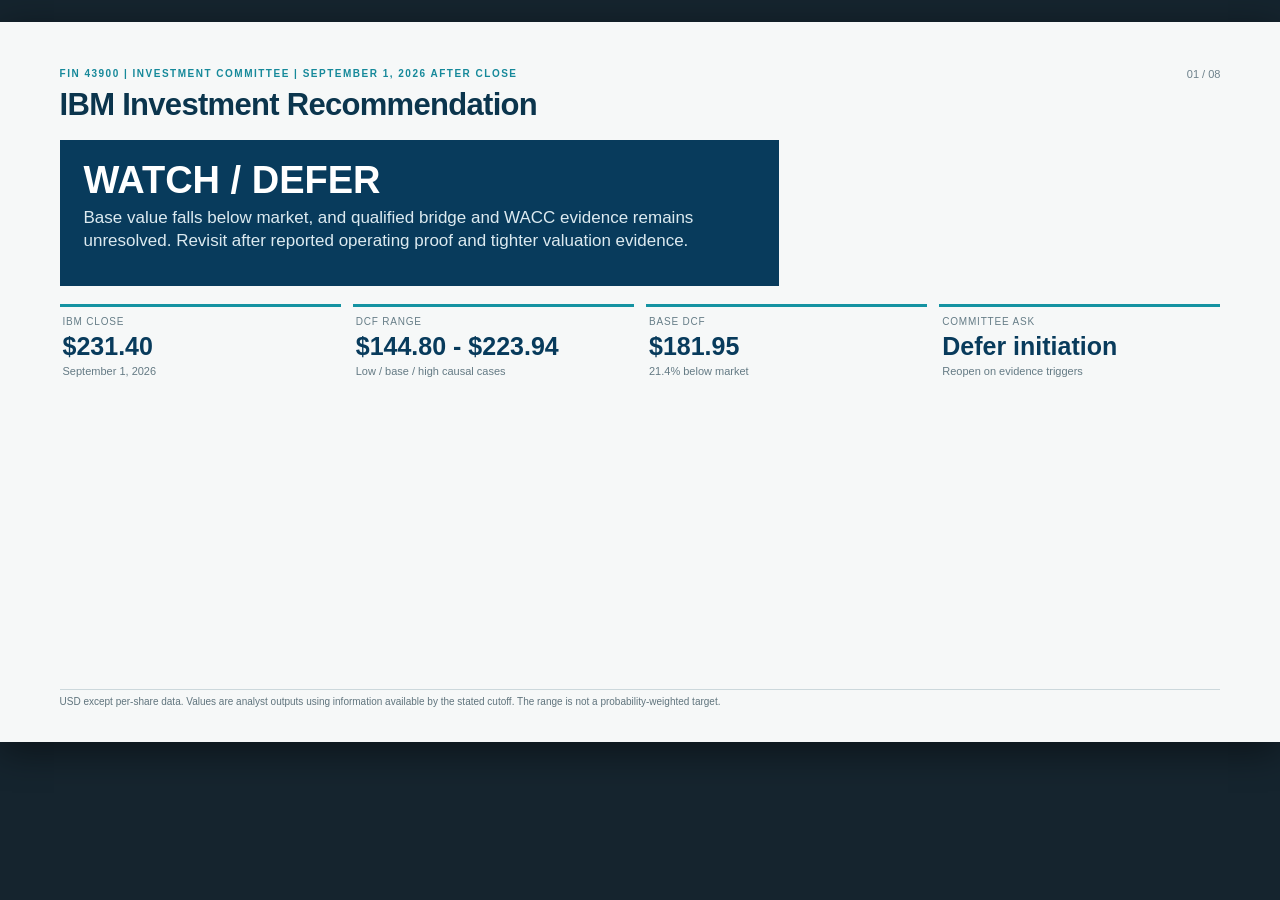
<file: Decision-Deck.html>
<!doctype html>
<html lang="en"><head><meta charset="utf-8"><meta name="viewport" content="width=device-width,initial-scale=1"><title>IBM Investment Committee Decision Deck</title><style>
@page{size:13.333in 7.5in;margin:0}*{box-sizing:border-box}body{margin:0;background:#15242e;color:#18303e;font-family:Arial,Helvetica,sans-serif}.slide{width:13.333in;height:7.5in;padding:.48in .62in;background:#f6f8f8;position:relative;overflow:hidden;page-break-after:always}.slide:last-child{page-break-after:auto}.top{font-size:10px;letter-spacing:1.5px;color:#16899a;font-weight:700}.num{position:absolute;right:.62in;top:.48in;color:#6d818b;font-size:11px}.title{font-size:31px;letter-spacing:-.7px;margin:8px 0 17px;color:#0b354d}.sub{color:#526a76;font-size:15px;line-height:1.35;margin:0 0 14px}.decision{background:#083b5c;color:white;padding:19px 24px;margin:4px 0 18px;width:62%;min-height:146px}.decision h1{font-size:38px;margin:0 0 5px}.decision p{font-size:17px;line-height:1.35;margin:0;color:#dceaf0}.grid{display:grid;grid-template-columns:repeat(4,1fr);gap:12px}.metric{border-top:3px solid #1493a2;padding:9px 3px}.metric small{display:block;color:#667d87;text-transform:uppercase;font-size:10px;letter-spacing:.8px}.metric b{display:block;font-size:25px;color:#083b5c;margin-top:5px}.metric span{font-size:11px;color:#647a84}.cols{display:grid;grid-template-columns:1fr 1fr;gap:28px}.cols3{display:grid;grid-template-columns:1.06fr .94fr .9fr;gap:22px}h2{font-size:18px;color:#083b5c;margin:2px 0 7px}p,li{font-size:14px;line-height:1.42}ul{padding-left:18px;margin:7px 0}li{margin:5px 0}.note{font-size:10px;color:#60747d;position:absolute;bottom:.36in;left:.62in;right:.62in;border-top:1px solid #ccd8dc;padding-top:6px}.call{background:#e7f3f3;border-left:5px solid #1593a2;padding:10px 13px;font-size:14px;line-height:1.35}.risk{background:#fff1df;border-left-color:#d28b2b}.barrow{margin:10px 0}.barlabel{font-size:12px;display:flex;justify-content:space-between}.bar{height:16px;background:#dfe8e9;margin-top:3px}.fill{height:100%;background:#168fa0}.orange{background:#d28b2b}.navy{background:#083b5c}table{border-collapse:collapse;width:100%;font-size:12px}th{text-align:right;color:#52707c;font-size:10px;letter-spacing:.3px;border-bottom:2px solid #92adb6;padding:5px}td{text-align:right;border-bottom:1px solid #d7e1e3;padding:5px}td:first-child,th:first-child{text-align:left}.big{font-size:44px;color:#083b5c;margin:4px 0}.chart{height:150px;border-left:1px solid #9aafb6;border-bottom:1px solid #9aafb6;display:flex;align-items:end;gap:20px;padding:0 18px}.colbar{width:80px;background:#178fa0;position:relative}.colbar span{position:absolute;top:-22px;width:100%;text-align:center;font-size:12px;font-weight:700}.colbar small{position:absolute;bottom:-22px;width:100%;text-align:center;font-size:11px}.line{height:2px;background:#d18a2c;position:absolute;width:150px;transform:rotate(-11deg);transform-origin:left}.price{color:#c57213;font-weight:700}.center{text-align:center}.small{font-size:12px}.flag{color:#b86c16;font-weight:700}
@media screen{.slide{margin:22px auto;box-shadow:0 9px 35px #0007}}@media print{body{background:white}.slide{display:block!important;margin:0;box-shadow:none}}
</style></head><body>
<section class="slide"><div class="top">FIN 43900 | INVESTMENT COMMITTEE | SEPTEMBER 1, 2026 AFTER CLOSE</div><div class="num">01 / 08</div><h1 class="title">IBM Investment Recommendation</h1><div class="decision"><h1>WATCH / DEFER</h1><p>Base value falls below market, and qualified bridge and WACC evidence remains unresolved. Revisit after reported operating proof and tighter valuation evidence.</p></div><div class="grid"><div class="metric"><small>IBM close</small><b>$231.40</b><span>September 1, 2026</span></div><div class="metric"><small>DCF range</small><b>$144.80 - $223.94</b><span>Low / base / high causal cases</span></div><div class="metric"><small>Base DCF</small><b>$181.95</b><span>21.4% below market</span></div><div class="metric"><small>Committee ask</small><b>Defer initiation</b><span>Reopen on evidence triggers</span></div></div><div class="note">USD except per-share data. Values are analyst outputs using information available by the stated cutoff. The range is not a probability-weighted target.</div></section>
<section class="slide"><div class="top">BUSINESS AND THESIS</div><div class="num">02 / 08</div><h1 class="title">IBM Investment Thesis</h1><div class="cols3"><div><h2>What could work</h2><ul><li>Software revenue grows from the H1 reported base and drives the largest modeled operating upside.</li><li>Gross margin rises from 57.2% in 2026 to 59.0% by 2030 in the base case.</li><li>Operating FCFF rises from $7.3bn H2-only in 2026 to $13.5bn in 2030.</li></ul></div><div><h2>Business scope</h2><table><tr><th>FY2025 revenue</th><th>$m</th></tr><tr><td>Software</td><td>29,962</td></tr><tr><td>Consulting</td><td>21,055</td></tr><tr><td>Infrastructure</td><td>15,718</td></tr><tr><td>Financing</td><td>737</td></tr></table><p class="small">Financing is valued as a separate June 30 book-equity sidecar, not in operating FCFF.</p></div><div><h2>Why wait</h2><ul><li>Market price exceeds every DCF case.</li><li>Terminal value contributes 78.1% of operating EV.</li><li>Beta, IBM-specific debt yield, point-in-time dilution and pension treatment need stronger evidence.</li></ul><div class="call risk">The market-implied terminal growth is 3.82% at 15% ROIC and 7.07% WACC, above the 2.5% base terminal growth.</div></div></div><div class="note">FY2025 segment revenue: IBM FY2025 Form 10-K. Thesis statements are analyst interpretation, not company guidance.</div></section>
<section class="slide"><div class="top">HISTORY AND FORECAST DRIVERS</div><div class="num">03 / 08</div><h1 class="title">Historical Financials and Forecast Drivers</h1><div class="cols"><div><h2>FY2026 timing convention</h2><div class="call">Full-year 2026 combines H1 actual with H2 forecast. The June 30 balance sheet rolls forward using H2 only. After the September 1 close, the DCF begins with 121/184 of H2 operating FCFF.</div><table><tr><th>USD m</th><th>H1 actual</th><th>H2 forecast</th><th>FY2026</th></tr><tr><td>Revenue</td><td>33,079</td><td>37,826</td><td>70,905</td></tr><tr><td>Net income</td><td>3,381</td><td>4,005</td><td>7,386</td></tr><tr><td>PP&E capex</td><td>461</td><td>561</td><td>1,022</td></tr><tr><td>Software investment</td><td>313</td><td>374</td><td>687</td></tr></table></div><div><h2>Base driver path</h2><div class="barrow"><div class="barlabel"><span>Software growth, FY27 to FY30</span><span>6.0% to 4.5%</span></div><div class="bar"><div class="fill" style="width:55%"></div></div></div><div class="barrow"><div class="barlabel"><span>Gross margin</span><span>57.2% to 59.0%</span></div><div class="bar"><div class="fill" style="width:74%"></div></div></div><div class="barrow"><div class="barlabel"><span>SG&A / revenue</span><span>30.8% to 29.0%</span></div><div class="bar"><div class="fill navy" style="width:48%"></div></div></div><div class="barrow"><div class="barlabel"><span>Capex / operating revenue</span><span>1.5% to 1.6%</span></div><div class="bar"><div class="fill orange" style="width:22%"></div></div></div><p>16% NOPAT tax and $7.5bn operating-cash reserve are analyst assumptions. They are not reported cash taxes or corporate policy.</p></div></div><div class="note">Reported H1 figures: IBM Q2 2026 Form 10-Q. Forecast paths: `model/inputs.json`; normalization and challenges: source ledger and assumption record.</div></section>
<section class="slide"><div class="top">INTEGRATED FIVE-YEAR MODEL</div><div class="num">04 / 08</div><h1 class="title">Five-Year Pro-Forma</h1><table><tr><th>USD m</th><th>2026</th><th>2027</th><th>2028</th><th>2029</th><th>2030</th></tr><tr><td>Revenue</td><td>70,905</td><td>73,720</td><td>76,611</td><td>79,451</td><td>82,219</td></tr><tr><td>Operating EBIT ex-Financing</td><td>9,924</td><td>11,294</td><td>12,573</td><td>13,670</td><td>14,717</td></tr><tr><td>Net income</td><td>7,386</td><td>8,607</td><td>9,567</td><td>10,429</td><td>11,253</td></tr><tr><td>Operating FCFF*</td><td>7,286</td><td>11,596</td><td>12,917</td><td>13,094</td><td>13,514</td></tr><tr><td>Cash</td><td>9,226</td><td>12,515</td><td>16,897</td><td>21,263</td><td>25,866</td></tr><tr><td>Corporate debt</td><td>48,000</td><td>48,000</td><td>47,000</td><td>46,000</td><td>45,000</td></tr><tr><td>Balance-sheet gap</td><td>0.0</td><td>0.0</td><td>0.0</td><td>0.0</td><td>0.0</td></tr></table><div class="cols"><div><h2>Cash-flow reconciliation</h2><p>Each annual cash balance reconciles to consolidated cash flow and the balance sheet. Working-capital ratios use operating revenue/cost only, avoiding IBM Financing leakage into operating FCFF.</p></div><div><h2>Accounting status</h2><div class="call">PASS: annual balance sheets balance; cash-flow gaps are zero; FY2026 statements respect the actual/forecast boundary.</div></div></div><div class="note">*FY2026 FCFF is H2 only; FY2027-30 are full-year values. Figures are calculated model output; all currency is USD millions.</div></section>
<section class="slide"><div class="top">DCF VALUATION</div><div class="num">05 / 08</div><h1 class="title">DCF Valuation</h1><div class="cols"><div><h2>Operating value</h2><div class="chart"><div class="colbar" style="height:53px"><span>$4,791</span><small>Stub</small></div><div class="colbar" style="height:110px"><span>$11,596</span><small>2027</small></div><div class="colbar" style="height:122px"><span>$12,917</span><small>2028</small></div><div class="colbar" style="height:124px"><span>$13,094</span><small>2029</small></div><div class="colbar" style="height:128px"><span>$13,514</span><small>2030</small></div></div><p class="small center">Operating FCFF, USD m. Explicit FCFF PV plus terminal PV produces $220.1bn operating EV.</p><div class="call">WACC: 7.07%. Terminal growth: 2.5%. Terminal incremental ROIC: 15.0%. Terminal PV is 78.1% of operating EV.</div></div><div><h2>Enterprise-to-equity bridge</h2><table><tr><td>Operating EV</td><td>$220,096</td></tr><tr><td>+ Financing equity</td><td>1,450</td></tr><tr><td>+ Excess cash and securities</td><td>2,419</td></tr><tr><td>- Corporate debt</td><td>(48,940)</td></tr><tr><td>- September 10 dividend payable</td><td>(1,592)</td></tr><tr><td>- NCI</td><td>(89)</td></tr><tr><th>Common equity</th><th>$173,344</th></tr><tr><th>Diluted shares proxy</th><th>952.7</th></tr><tr><th>Value / share</th><th>$181.95</th></tr></table><p class="small">The $1.69 dividend was declared before the cutoff, recorded August 10 and payable September 10. It is deducted exactly once.</p></div></div><div class="note">WACC uses 4.79% Treasury, 4.14% implied ERP, 0.70 qualified beta and 5.47% Treasury plus single-A OAS debt proxy. Pension increment is $0 by convention. See source ledger for limitations.</div></section>
<section class="slide"><div class="top">COMPARABLE VALUATION</div><div class="num">06 / 08</div><h1 class="title">Comparable Valuation</h1><div class="cols"><div><h2>Peer policy</h2><p>Oracle and Accenture remain qualified, not equivalent, peers. Selection requires a publicly traded global enterprise-tech or consulting business with timely GAAP disclosure available before cutoff. Each multiple applies separately. No mean or blended target is used.</p><table><tr><th>Peer</th><th>EV / EBIT</th><th>P / E</th></tr><tr><td>Oracle</td><td>24.74x</td><td>23.97x</td></tr><tr><td>Accenture</td><td>10.55x</td><td>14.78x</td></tr></table></div><div><h2>IBM implied values</h2><table><tr><th>Peer</th><th>EV / EBIT</th><th>P / E</th></tr><tr><td>Oracle</td><td>$208.59</td><td>$185.80</td></tr><tr><td>Accenture</td><td>$60.80</td><td>$114.59</td></tr></table><div class="call risk">P/E uses FY2026E consolidated net income as a labeled common-earnings proxy, not NOPAT. It lacks a separate NCI earnings allocation and therefore supports context, not precision.</div><p class="small">Oracle's cloud capex and preferred-equity structure, Accenture's consulting mix and fiscal timing, IBM Financing, and capital intensity limit comparability.</p></div></div><div class="note">Oracle FY ended May 31, 2026; Accenture TTM ended May 31, 2026. Prices are September 1, 2026. Definitions and raw inputs: `model/valuation.py` and evidence ledger.</div></section>
<section class="slide"><div class="top">SCENARIOS AND SENSITIVITIES</div><div class="num">07 / 08</div><h1 class="title">Scenarios and Sensitivities</h1><div class="cols"><div><h2>Causal cases</h2><table><tr><th>Case</th><th>Value / share</th><th>Interpretation</th></tr><tr><td>Low</td><td>$144.80</td><td>Lower growth and margin; higher tax and capex</td></tr><tr><td>Base</td><td>$181.95</td><td>Documented operating path</td></tr><tr><td>High</td><td>$223.94</td><td>Higher growth and margin; lower tax and capex</td></tr></table><h2>Key OAT valuation drivers</h2><table><tr><td>Gross margin +1pp</td><td>+$12.20</td></tr><tr><td>Software growth +2pp</td><td>+$8.36</td></tr><tr><td>SG&A / revenue -0.5pp</td><td>+$6.14</td></tr><tr><td>Tax -2pp</td><td>+$5.23</td></tr></table></div><div><h2>WACC / terminal-growth value per share</h2><table><tr><th>WACC</th><th>2.0%</th><th>2.5%</th><th>3.0%</th></tr><tr><td>6.07%</td><td>$202.79</td><td>$218.10</td><td>$238.06</td></tr><tr><td>6.57%</td><td>$184.77</td><td>$197.36</td><td>$213.40</td></tr><tr><td>7.07%</td><td>$169.25</td><td>$181.95</td><td>$196.95</td></tr><tr><td>7.57%</td><td>$155.73</td><td>$168.72</td><td>$183.57</td></tr><tr><td>8.07%</td><td>$143.85</td><td>$157.25</td><td>$172.15</td></tr></table><div class="call">Market price requires a 3.82% terminal-growth solution at 15% ROIC. The reverse DCF exposes a demanding steady-state expectation.</div></div></div><div class="note">One-at-a-time tests change only the named operating driver. The app enforces documented input bounds and resets to base. Sensitivity is directional, not a distribution.</div></section>
<section class="slide"><div class="top">RISKS AND COMMITTEE ACTION</div><div class="num">08 / 08</div><h1 class="title">Risks and Committee Decision</h1><div class="decision" style="width:100%;min-height:100px"><h1>Defer initiation</h1><p>Keep IBM on watch. The base valuation and the high causal case do not clear the September 1 price, and important bridge/WACC assumptions remain qualified.</p></div><div class="cols3"><div><h2>Monitor</h2><ul><li>Software growth and renewal evidence versus the 6% to 4.5% path.</li><li>Gross margin and SG&A conversion toward 59% and 29%.</li><li>Cash conversion and debt reduction versus the pro forma.</li></ul></div><div><h2>Positive review condition</h2><ul><li>Two reported quarters support the operating case.</li><li>Reproducible beta and IBM debt-yield evidence reduce WACC uncertainty.</li><li>Pension, diluted shares and Financing value reconcile without a material equity deduction.</li></ul></div><div><h2>Reversal triggers</h2><ul><li>Software growth or margin falls below the base path.</li><li>Debt rises or cash conversion weakens materially.</li><li>Validated bridge claims reduce value, or price remains above conservative value.</li></ul></div></div><div class="note">Committee action: no position today. Next review: next reported quarter or earlier if verified bridge/WACC evidence materially changes the conservative valuation range. Sources: IBM filings, IBM investor relations, Treasury, FRED, Damodaran and peer filings, all documented in the evidence ledger.</div></section>
<script>let i=0,s=[...document.querySelectorAll('.slide')];function show(n){i=(n+s.length)%s.length;s.forEach((x,j)=>x.style.display=j===i?'block':'none');location.hash=i+1}addEventListener('keydown',e=>{if(['ArrowRight','PageDown',' '].includes(e.key)){e.preventDefault();show(i+1)}if(['ArrowLeft','PageUp'].includes(e.key)){e.preventDefault();show(i-1)}if(e.key==='Home')show(0);if(e.key==='End')show(s.length-1)});if(location.hash){i=Math.max(0,Math.min(s.length-1,+location.hash.slice(1)-1))}show(i)</script>
</body></html>
</file>
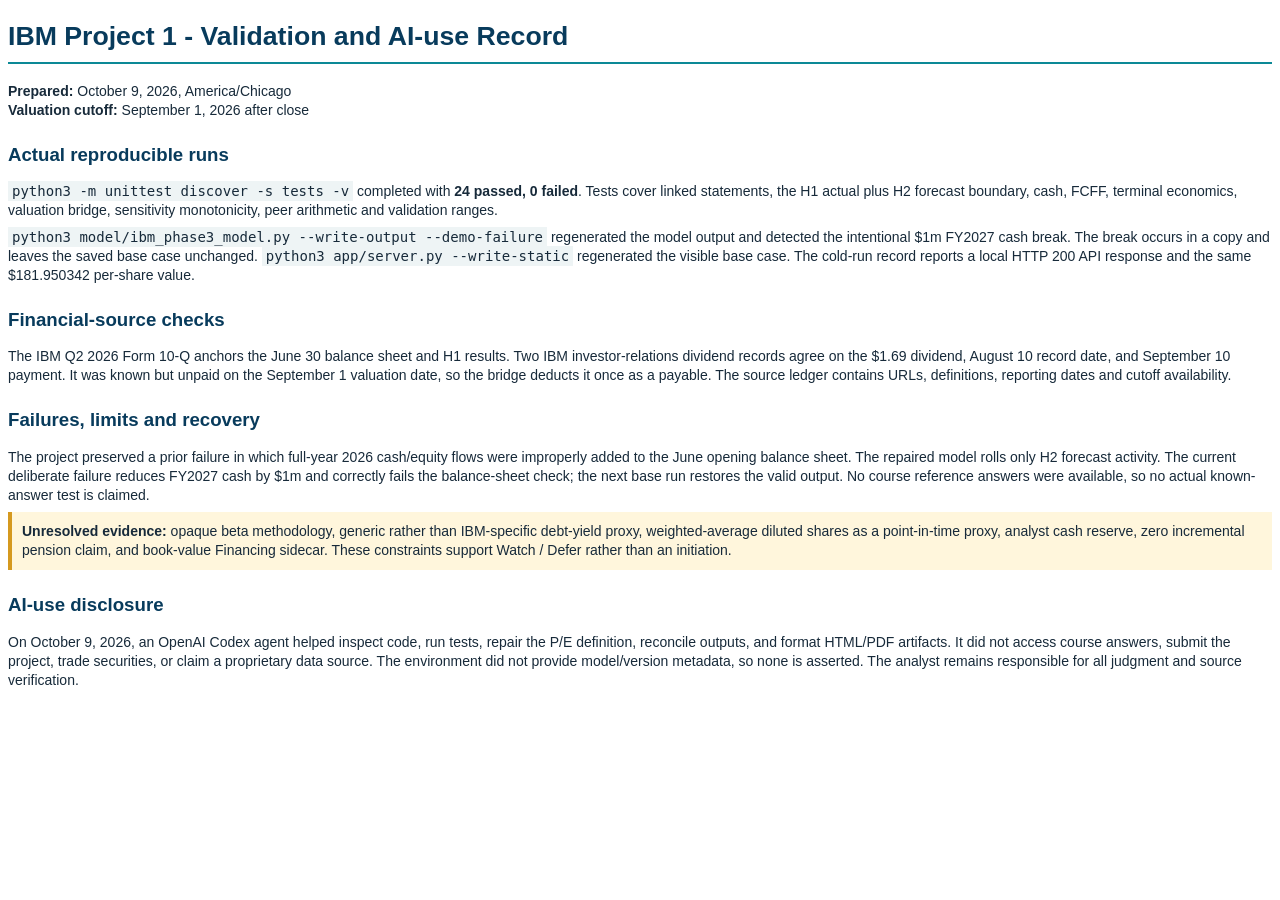
<file: validation-and-ai-use.html>
<!doctype html><html><head><meta charset="utf-8"><title>IBM Validation and AI-use Record</title><style>@page{size:letter;margin:.65in}body{font:10.5pt Arial;color:#172a3a;line-height:1.35}h1{font-size:20pt;color:#083b5c;border-bottom:2px solid #0c8996;padding-bottom:8px}h2{font-size:14pt;color:#083b5c;margin-top:22px}code{background:#eef4f5;padding:2px 4px}p{margin:8px 0}.note{background:#fff6dc;padding:10px;border-left:4px solid #d5991f}</style></head><body><h1>IBM Project 1 - Validation and AI-use Record</h1><p><b>Prepared:</b> October 9, 2026, America/Chicago<br><b>Valuation cutoff:</b> September 1, 2026 after close</p><h2>Actual reproducible runs</h2><p><code>python3 -m unittest discover -s tests -v</code> completed with <b>24 passed, 0 failed</b>. Tests cover linked statements, the H1 actual plus H2 forecast boundary, cash, FCFF, terminal economics, valuation bridge, sensitivity monotonicity, peer arithmetic and validation ranges.</p><p><code>python3 model/ibm_phase3_model.py --write-output --demo-failure</code> regenerated the model output and detected the intentional $1m FY2027 cash break. The break occurs in a copy and leaves the saved base case unchanged. <code>python3 app/server.py --write-static</code> regenerated the visible base case. The cold-run record reports a local HTTP 200 API response and the same $181.950342 per-share value.</p><h2>Financial-source checks</h2><p>The IBM Q2 2026 Form 10-Q anchors the June 30 balance sheet and H1 results. Two IBM investor-relations dividend records agree on the $1.69 dividend, August 10 record date, and September 10 payment. It was known but unpaid on the September 1 valuation date, so the bridge deducts it once as a payable. The source ledger contains URLs, definitions, reporting dates and cutoff availability.</p><h2>Failures, limits and recovery</h2><p>The project preserved a prior failure in which full-year 2026 cash/equity flows were improperly added to the June opening balance sheet. The repaired model rolls only H2 forecast activity. The current deliberate failure reduces FY2027 cash by $1m and correctly fails the balance-sheet check; the next base run restores the valid output. No course reference answers were available, so no actual known-answer test is claimed.</p><div class="note"><b>Unresolved evidence:</b> opaque beta methodology, generic rather than IBM-specific debt-yield proxy, weighted-average diluted shares as a point-in-time proxy, analyst cash reserve, zero incremental pension claim, and book-value Financing sidecar. These constraints support Watch / Defer rather than an initiation.</div><h2>AI-use disclosure</h2><p>On October 9, 2026, an OpenAI Codex agent helped inspect code, run tests, repair the P/E definition, reconcile outputs, and format HTML/PDF artifacts. It did not access course answers, submit the project, trade securities, or claim a proprietary data source. The environment did not provide model/version metadata, so none is asserted. The analyst remains responsible for all judgment and source verification.</p></body></html>
</file>
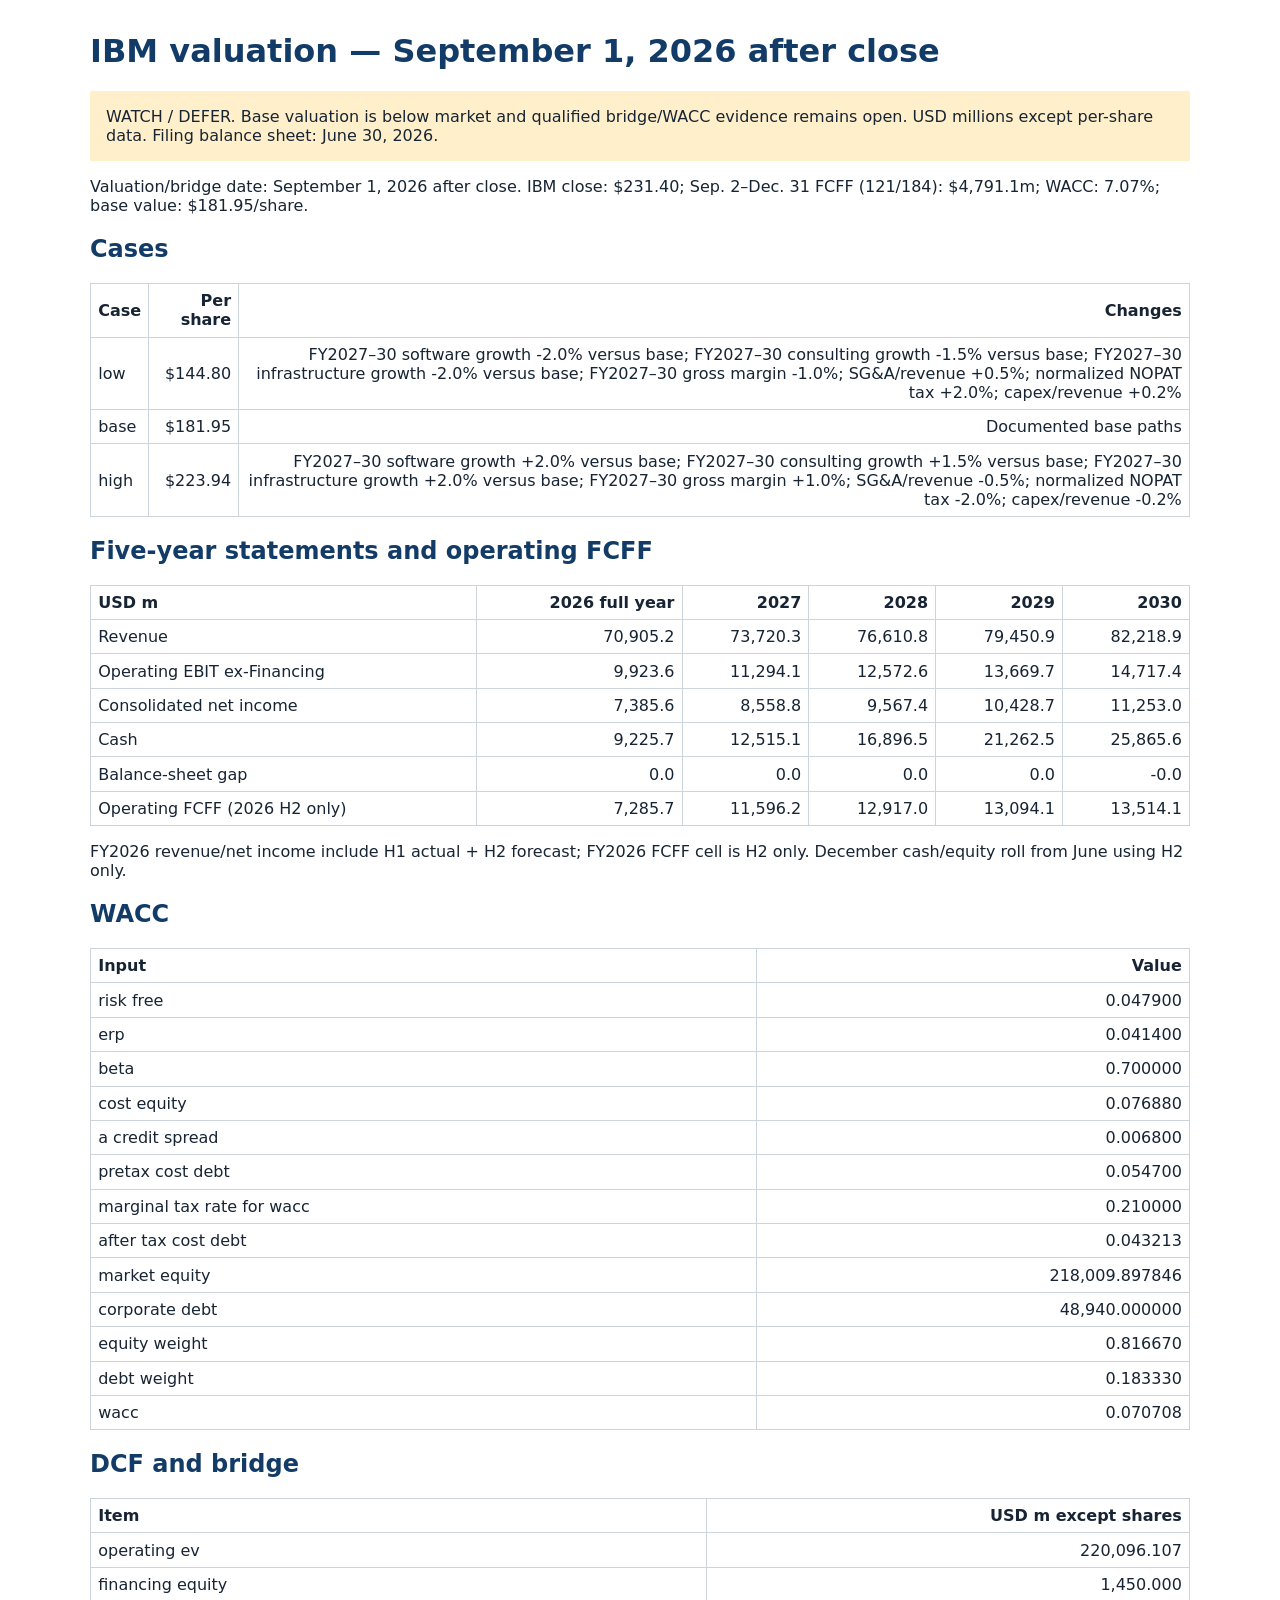
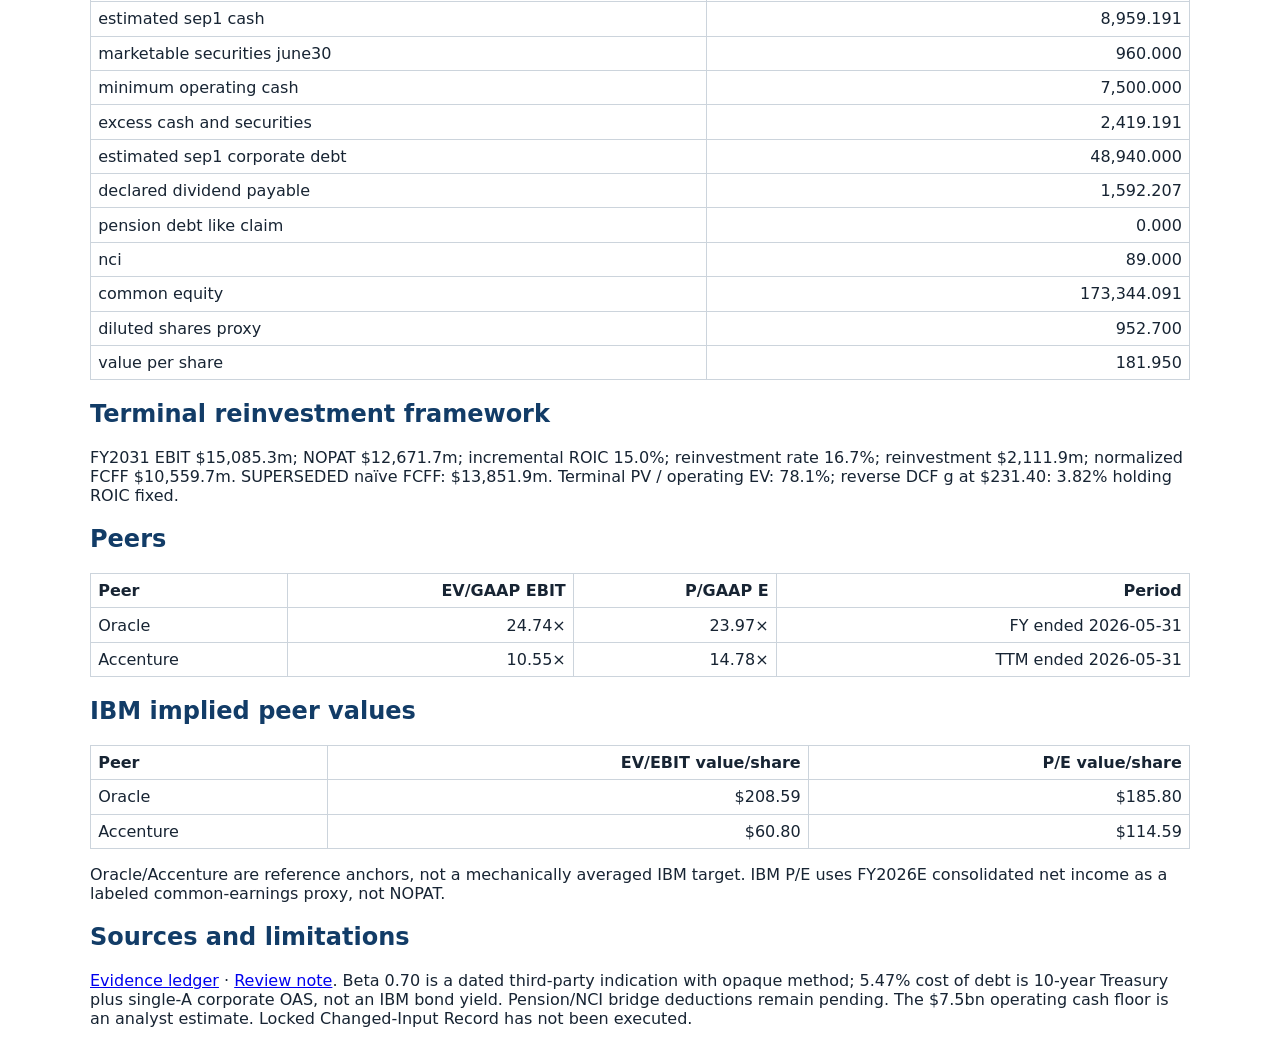
<file: visible-base-output.html>
<!doctype html><html lang='en'><meta charset='utf-8'><title>IBM September 1, 2026 visible output</title>
<style>body{font:16px system-ui;max-width:1100px;margin:2rem auto;color:#172433}table{border-collapse:collapse;width:100%;margin:1rem 0}td,th{border:1px solid #ccd4dc;padding:.45rem;text-align:right}th:first-child,td:first-child{text-align:left}h1,h2{color:#123c67}.flag{background:#fff0cb;padding:1rem}</style>
<h1>IBM valuation — September 1, 2026 after close</h1><p class='flag'>WATCH / DEFER. Base valuation is below market and qualified bridge/WACC evidence remains open. USD millions except per-share data. Filing balance sheet: June 30, 2026.</p>
<p>Valuation/bridge date: September 1, 2026 after close. IBM close: $231.40; Sep. 2–Dec. 31 FCFF (121/184): $4,791.1m; WACC: 7.07%; base value: $181.95/share.</p>
<h2>Cases</h2><table><tr><th>Case</th><th>Per share</th><th>Changes</th></tr>
<tr><td>low</td><td>$144.80</td><td>FY2027–30 software growth -2.0% versus base; FY2027–30 consulting growth -1.5% versus base; FY2027–30 infrastructure growth -2.0% versus base; FY2027–30 gross margin -1.0%; SG&amp;A/revenue +0.5%; normalized NOPAT tax +2.0%; capex/revenue +0.2%</td></tr>
<tr><td>base</td><td>$181.95</td><td>Documented base paths</td></tr>
<tr><td>high</td><td>$223.94</td><td>FY2027–30 software growth +2.0% versus base; FY2027–30 consulting growth +1.5% versus base; FY2027–30 infrastructure growth +2.0% versus base; FY2027–30 gross margin +1.0%; SG&amp;A/revenue -0.5%; normalized NOPAT tax -2.0%; capex/revenue -0.2%</td></tr>
</table><h2>Five-year statements and operating FCFF</h2><table><tr><th>USD m</th><th>2026 full year</th><th>2027</th><th>2028</th><th>2029</th><th>2030</th></tr>
<tr><td>Revenue</td><td>70,905.2</td><td>73,720.3</td><td>76,610.8</td><td>79,450.9</td><td>82,218.9</td></tr>
<tr><td>Operating EBIT ex-Financing</td><td>9,923.6</td><td>11,294.1</td><td>12,572.6</td><td>13,669.7</td><td>14,717.4</td></tr>
<tr><td>Consolidated net income</td><td>7,385.6</td><td>8,558.8</td><td>9,567.4</td><td>10,428.7</td><td>11,253.0</td></tr>
<tr><td>Cash</td><td>9,225.7</td><td>12,515.1</td><td>16,896.5</td><td>21,262.5</td><td>25,865.6</td></tr>
<tr><td>Balance-sheet gap</td><td>0.0</td><td>0.0</td><td>0.0</td><td>0.0</td><td>-0.0</td></tr>
<tr><td>Operating FCFF (2026 H2 only)</td><td>7,285.7</td><td>11,596.2</td><td>12,917.0</td><td>13,094.1</td><td>13,514.1</td></tr>
</table><p>FY2026 revenue/net income include H1 actual + H2 forecast; FY2026 FCFF cell is H2 only. December cash/equity roll from June using H2 only.</p>
<h2>WACC</h2><table><tr><th>Input</th><th>Value</th></tr>
<tr><td>risk free</td><td>0.047900</td></tr>
<tr><td>erp</td><td>0.041400</td></tr>
<tr><td>beta</td><td>0.700000</td></tr>
<tr><td>cost equity</td><td>0.076880</td></tr>
<tr><td>a credit spread</td><td>0.006800</td></tr>
<tr><td>pretax cost debt</td><td>0.054700</td></tr>
<tr><td>marginal tax rate for wacc</td><td>0.210000</td></tr>
<tr><td>after tax cost debt</td><td>0.043213</td></tr>
<tr><td>market equity</td><td>218,009.897846</td></tr>
<tr><td>corporate debt</td><td>48,940.000000</td></tr>
<tr><td>equity weight</td><td>0.816670</td></tr>
<tr><td>debt weight</td><td>0.183330</td></tr>
<tr><td>wacc</td><td>0.070708</td></tr>
</table><h2>DCF and bridge</h2><table><tr><th>Item</th><th>USD m except shares</th></tr>
<tr><td>operating ev</td><td>220,096.107</td></tr>
<tr><td>financing equity</td><td>1,450.000</td></tr>
<tr><td>estimated sep1 cash</td><td>8,959.191</td></tr>
<tr><td>marketable securities june30</td><td>960.000</td></tr>
<tr><td>minimum operating cash</td><td>7,500.000</td></tr>
<tr><td>excess cash and securities</td><td>2,419.191</td></tr>
<tr><td>estimated sep1 corporate debt</td><td>48,940.000</td></tr>
<tr><td>declared dividend payable</td><td>1,592.207</td></tr>
<tr><td>pension debt like claim</td><td>0.000</td></tr>
<tr><td>nci</td><td>89.000</td></tr>
<tr><td>common equity</td><td>173,344.091</td></tr>
<tr><td>diluted shares proxy</td><td>952.700</td></tr>
<tr><td>value per share</td><td>181.950</td></tr>
</table><h2>Terminal reinvestment framework</h2><p>FY2031 EBIT $15,085.3m; NOPAT $12,671.7m; incremental ROIC 15.0%; reinvestment rate 16.7%; reinvestment $2,111.9m; normalized FCFF $10,559.7m. SUPERSEDED naïve FCFF: $13,851.9m. Terminal PV / operating EV: 78.1%; reverse DCF g at $231.40: 3.82% holding ROIC fixed.</p>
<h2>Peers</h2><table><tr><th>Peer</th><th>EV/GAAP EBIT</th><th>P/GAAP E</th><th>Period</th></tr>
<tr><td>Oracle</td><td>24.74×</td><td>23.97×</td><td>FY ended 2026-05-31</td></tr>
<tr><td>Accenture</td><td>10.55×</td><td>14.78×</td><td>TTM ended 2026-05-31</td></tr>
</table><h2>IBM implied peer values</h2><table><tr><th>Peer</th><th>EV/EBIT value/share</th><th>P/E value/share</th></tr>
<tr><td>Oracle</td><td>$208.59</td><td>$185.80</td></tr>
<tr><td>Accenture</td><td>$60.80</td><td>$114.59</td></tr>
</table><p>Oracle/Accenture are reference anchors, not a mechanically averaged IBM target. IBM P/E uses FY2026E consolidated net income as a labeled common-earnings proxy, not NOPAT.</p>
<h2>Sources and limitations</h2><p><a href='../evidence-ledger.md'>Evidence ledger</a> · <a href='../docs/phase4-5-review.md'>Review note</a>. Beta 0.70 is a dated third-party indication with opaque method; 5.47% cost of debt is 10-year Treasury plus single-A corporate OAS, not an IBM bond yield. Pension/NCI bridge deductions remain pending. The $7.5bn operating cash floor is an analyst estimate. Locked Changed-Input Record has not been executed.</p></html>
</file>
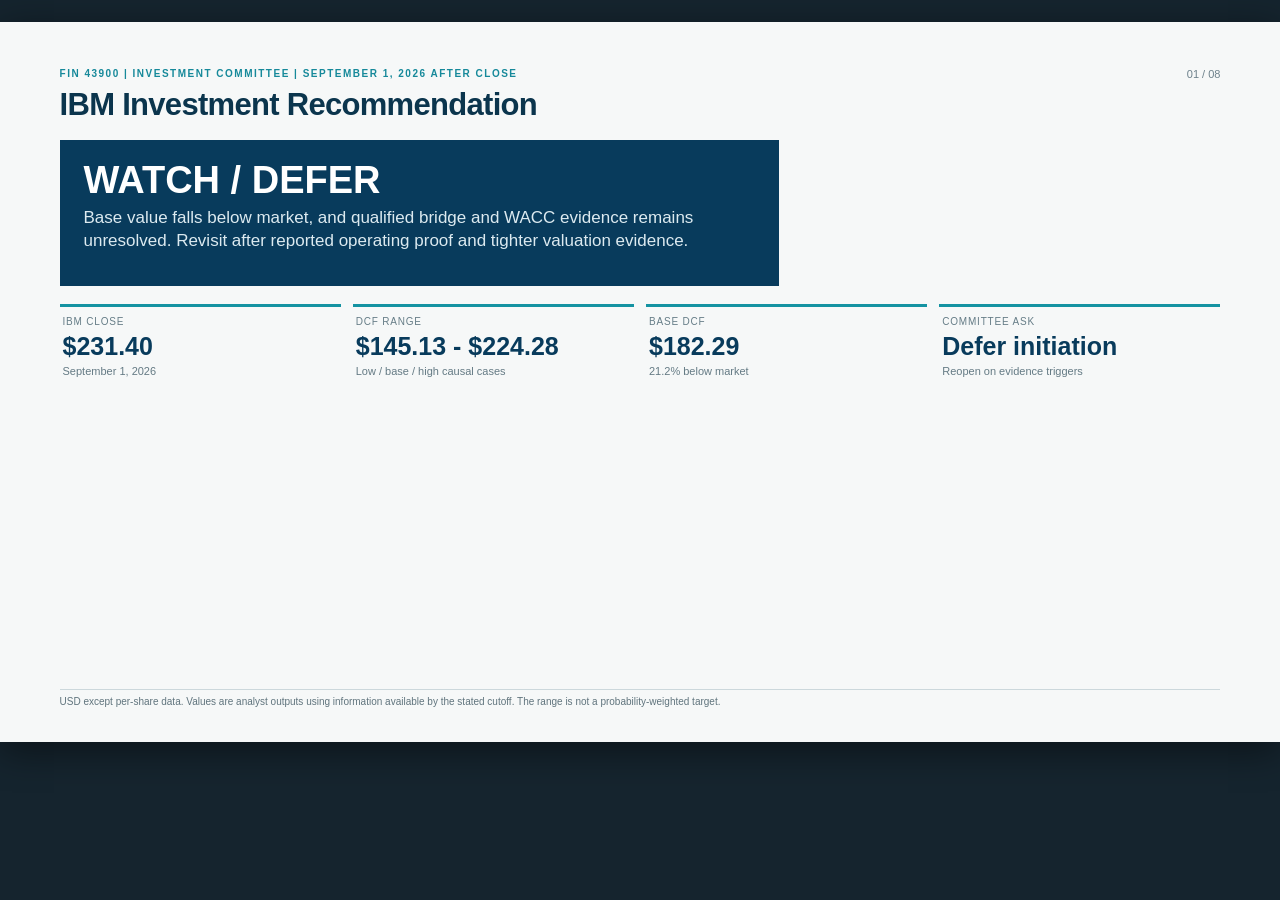
<file: docs/Decision-Deck.html>
<!doctype html>
<html lang="en"><head><meta charset="utf-8"><meta name="viewport" content="width=device-width,initial-scale=1"><title>IBM Investment Committee Decision Deck</title><style>
@page{size:13.333in 7.5in;margin:0}*{box-sizing:border-box}body{margin:0;background:#15242e;color:#18303e;font-family:Arial,Helvetica,sans-serif}.slide{width:13.333in;height:7.5in;padding:.48in .62in;background:#f6f8f8;position:relative;overflow:hidden;page-break-after:always}.slide:last-child{page-break-after:auto}.top{font-size:10px;letter-spacing:1.5px;color:#16899a;font-weight:700}.num{position:absolute;right:.62in;top:.48in;color:#6d818b;font-size:11px}.title{font-size:31px;letter-spacing:-.7px;margin:8px 0 17px;color:#0b354d}.sub{color:#526a76;font-size:15px;line-height:1.35;margin:0 0 14px}.decision{background:#083b5c;color:white;padding:19px 24px;margin:4px 0 18px;width:62%;min-height:146px}.decision h1{font-size:38px;margin:0 0 5px}.decision p{font-size:17px;line-height:1.35;margin:0;color:#dceaf0}.grid{display:grid;grid-template-columns:repeat(4,1fr);gap:12px}.metric{border-top:3px solid #1493a2;padding:9px 3px}.metric small{display:block;color:#667d87;text-transform:uppercase;font-size:10px;letter-spacing:.8px}.metric b{display:block;font-size:25px;color:#083b5c;margin-top:5px}.metric span{font-size:11px;color:#647a84}.cols{display:grid;grid-template-columns:1fr 1fr;gap:28px}.cols3{display:grid;grid-template-columns:1.06fr .94fr .9fr;gap:22px}h2{font-size:18px;color:#083b5c;margin:2px 0 7px}p,li{font-size:14px;line-height:1.42}ul{padding-left:18px;margin:7px 0}li{margin:5px 0}.note{font-size:10px;color:#60747d;position:absolute;bottom:.36in;left:.62in;right:.62in;border-top:1px solid #ccd8dc;padding-top:6px}.call{background:#e7f3f3;border-left:5px solid #1593a2;padding:10px 13px;font-size:14px;line-height:1.35}.risk{background:#fff1df;border-left-color:#d28b2b}.barrow{margin:10px 0}.barlabel{font-size:12px;display:flex;justify-content:space-between}.bar{height:16px;background:#dfe8e9;margin-top:3px}.fill{height:100%;background:#168fa0}.orange{background:#d28b2b}.navy{background:#083b5c}table{border-collapse:collapse;width:100%;font-size:12px}th{text-align:right;color:#52707c;font-size:10px;letter-spacing:.3px;border-bottom:2px solid #92adb6;padding:5px}td{text-align:right;border-bottom:1px solid #d7e1e3;padding:5px}td:first-child,th:first-child{text-align:left}.big{font-size:44px;color:#083b5c;margin:4px 0}.chart{height:150px;border-left:1px solid #9aafb6;border-bottom:1px solid #9aafb6;display:flex;align-items:end;gap:20px;padding:0 18px}.fcff-chart{margin-bottom:16px}.colbar{width:80px;background:#178fa0;position:relative}.colbar span{position:absolute;top:-22px;width:100%;text-align:center;font-size:12px;font-weight:700}.colbar small{position:absolute;bottom:-22px;width:100%;text-align:center;font-size:11px}.line{height:2px;background:#d18a2c;position:absolute;width:150px;transform:rotate(-11deg);transform-origin:left}.price{color:#c57213;font-weight:700}.center{text-align:center}.small{font-size:12px}.flag{color:#b86c16;font-weight:700}
@media screen{.slide{margin:22px auto;box-shadow:0 9px 35px #0007}}@media print{body{background:white}.slide{display:block!important;margin:0;box-shadow:none}}
</style></head><body>
<section class="slide"><div class="top">FIN 43900 | INVESTMENT COMMITTEE | SEPTEMBER 1, 2026 AFTER CLOSE</div><div class="num">01 / 08</div><h1 class="title">IBM Investment Recommendation</h1><div class="decision"><h1>WATCH / DEFER</h1><p>Base value falls below market, and qualified bridge and WACC evidence remains unresolved. Revisit after reported operating proof and tighter valuation evidence.</p></div><div class="grid"><div class="metric"><small>IBM close</small><b>$231.40</b><span>September 1, 2026</span></div><div class="metric"><small>DCF range</small><b>$145.13 - $224.28</b><span>Low / base / high causal cases</span></div><div class="metric"><small>Base DCF</small><b>$182.29</b><span>21.2% below market</span></div><div class="metric"><small>Committee ask</small><b>Defer initiation</b><span>Reopen on evidence triggers</span></div></div><div class="note">USD except per-share data. Values are analyst outputs using information available by the stated cutoff. The range is not a probability-weighted target.</div></section>
<section class="slide"><div class="top">BUSINESS AND THESIS</div><div class="num">02 / 08</div><h1 class="title">IBM Investment Thesis</h1><div class="cols3"><div><h2>What could work</h2><ul><li>Software revenue grows from the H1 reported base and provides the largest displayed segment-growth upside test.</li><li>Gross margin rises from 57.2% in 2026 to 59.0% by 2030 in the base case; its +1pp OAT test is the largest displayed operating/value sensitivity.</li><li>Operating FCFF rises from $7.3bn H2-only in 2026 to $13.5bn in 2030.</li></ul></div><div><h2>Business scope</h2><table><tr><th>FY2025 revenue</th><th>$m</th></tr><tr><td>Software</td><td>29,962</td></tr><tr><td>Consulting</td><td>21,055</td></tr><tr><td>Infrastructure</td><td>15,718</td></tr><tr><td>Financing</td><td>737</td></tr></table><p class="small">Financing is valued as a separate June 30 book-equity sidecar, not in operating FCFF.</p></div><div><h2>Why wait</h2><ul><li>Market price exceeds every DCF case.</li><li>Terminal value contributes 78.1% of operating EV.</li><li>Beta, IBM-specific debt yield, future dilution and pension treatment need stronger evidence.</li></ul><div class="call risk">FY2026 company-style FCF proxy is $10.918bn, $4.782bn below the July management-outlook reference. Future SBC dilution is unresolved.</div></div></div><div class="note">FY2025 segment revenue: IBM FY2025 Form 10-K. Thesis statements are analyst interpretation, not company guidance.</div></section>
<section class="slide"><div class="top">HISTORY AND FORECAST DRIVERS</div><div class="num">03 / 08</div><h1 class="title">Historical Financials and Forecast Drivers</h1><div class="cols"><div><h2>FY2026 timing convention</h2><div class="call">Full-year 2026 combines H1 actual with H2 forecast. The June 30 balance sheet rolls forward using H2 only. After the September 1 close, the DCF begins with 121/184 of H2 operating FCFF.</div><table><tr><th>USD m</th><th>H1 actual</th><th>H2 forecast</th><th>FY2026</th></tr><tr><td>Revenue</td><td>33,079</td><td>37,826</td><td>70,905</td></tr><tr><td>Net income</td><td>3,381</td><td>4,005</td><td>7,386</td></tr><tr><td>PP&E capex</td><td>461</td><td>561</td><td>1,022</td></tr><tr><td>Software investment</td><td>313</td><td>374</td><td>687</td></tr></table></div><div><h2>Base driver path</h2><div class="barrow"><div class="barlabel"><span>Software growth, FY27 to FY30</span><span>6.0% to 4.5%</span></div><div class="bar"><div class="fill" style="width:55%"></div></div></div><div class="barrow"><div class="barlabel"><span>Gross margin</span><span>57.2% to 59.0%</span></div><div class="bar"><div class="fill" style="width:74%"></div></div></div><div class="barrow"><div class="barlabel"><span>SG&A / revenue</span><span>30.8% to 29.0%</span></div><div class="bar"><div class="fill navy" style="width:48%"></div></div></div><div class="barrow"><div class="barlabel"><span>Capex / operating revenue</span><span>1.5% to 1.6%</span></div><div class="bar"><div class="fill orange" style="width:22%"></div></div></div><p>16% NOPAT tax and $7.5bn operating-cash reserve are analyst assumptions. They are not reported cash taxes or corporate policy.</p></div></div><div class="note">Reported H1 figures: IBM Q2 2026 Form 10-Q. Forecast paths: `model/inputs.json`; normalization and challenges: source ledger and assumption record.</div></section>
<section class="slide"><div class="top">INTEGRATED FIVE-YEAR MODEL</div><div class="num">04 / 08</div><h1 class="title">Five-Year Pro-Forma</h1><table><tr><th>USD m</th><th>2026</th><th>2027</th><th>2028</th><th>2029</th><th>2030</th></tr><tr><td>Revenue</td><td>70,905</td><td>73,720</td><td>76,611</td><td>79,451</td><td>82,219</td></tr><tr><td>Operating EBIT ex-Financing</td><td>9,924</td><td>11,294</td><td>12,573</td><td>13,670</td><td>14,717</td></tr><tr><td>Net income</td><td>7,386</td><td>8,559</td><td>9,567</td><td>10,429</td><td>11,253</td></tr><tr><td>Operating FCFF*</td><td>7,286</td><td>11,596</td><td>12,917</td><td>13,094</td><td>13,514</td></tr><tr><td>Cash</td><td>10,164</td><td>15,331</td><td>21,589</td><td>27,832</td><td>34,312</td></tr><tr><td>Corporate debt</td><td>48,940</td><td>48,000</td><td>47,000</td><td>46,000</td><td>45,000</td></tr><tr><td>Balance-sheet gap</td><td>0.0</td><td>0.0</td><td>0.0</td><td>0.0</td><td>0.0</td></tr></table><div class="cols"><div><h2>Cash-flow reconciliation</h2><p>Each annual cash balance reconciles to consolidated cash flow and the balance sheet. Working-capital ratios use operating revenue/cost only, avoiding IBM Financing leakage into operating FCFF.</p></div><div><h2>Accounting status</h2><div class="call">PASS: SBC is a noncash CFO add-back and APIC credit; it is not added to operating FCFF. Balance sheets and cash-flow gaps are zero.</div></div></div><div class="note">*FY2026 FCFF is H2 only; FY2027-30 are full-year values. Figures are calculated model output; all currency is USD millions.</div></section>
<section class="slide"><div class="top">DCF VALUATION</div><div class="num">05 / 08</div><h1 class="title">DCF Valuation</h1><div class="cols"><div><h2>Operating value</h2><div class="chart fcff-chart"><div class="colbar" style="height:53px"><span>$4,791</span><small>Stub</small></div><div class="colbar" style="height:110px"><span>$11,596</span><small>2027</small></div><div class="colbar" style="height:122px"><span>$12,917</span><small>2028</small></div><div class="colbar" style="height:124px"><span>$13,094</span><small>2029</small></div><div class="colbar" style="height:128px"><span>$13,514</span><small>2030</small></div></div><p class="small center">Operating FCFF, USD m. Explicit FCFF PV plus terminal PV produces $220.1bn operating EV.</p><div class="call">WACC: 7.07%. Terminal growth: 2.5%. Terminal incremental ROIC: 15.0%. Terminal PV is 78.1% of operating EV.</div></div><div><h2>Enterprise-to-equity bridge</h2><table><tr><td>Operating EV</td><td>$220,096</td></tr><tr><td>+ Financing equity</td><td>1,450</td></tr><tr><td>+ Excess cash and securities</td><td>2,741</td></tr><tr><td>- Corporate debt</td><td>(48,940)</td></tr><tr><td>- September 10 dividend payable</td><td>(1,592)</td></tr><tr><td>- NCI</td><td>(89)</td></tr><tr><th>Common equity</th><th>$173,665</th></tr><tr><th>Diluted shares proxy</th><th>952.7</th></tr><tr><th>Value / share</th><th>$182.29</th></tr></table><p class="small">The $1.69 dividend was declared before the cutoff, recorded August 10 and payable September 10. It is deducted exactly once.</p></div></div><div class="note">WACC uses 4.79% Treasury, 4.14% implied ERP, 0.70 qualified beta and 5.47% Treasury plus single-A OAS debt proxy. Pension increment is $0 by convention. See source ledger for limitations.</div></section>
<section class="slide"><div class="top">COMPARABLE VALUATION</div><div class="num">06 / 08</div><h1 class="title">Comparable Valuation</h1><div class="cols"><div><h2>Peer policy</h2><p>Oracle and Accenture remain qualified, not equivalent, peers. Selection requires a publicly traded global enterprise-tech or consulting business with timely GAAP disclosure available before cutoff. Each multiple applies separately. No mean or blended target is used.</p><table><tr><th>Peer</th><th>EV / EBIT</th><th>P / E</th></tr><tr><td>Oracle</td><td>24.74x</td><td>23.97x</td></tr><tr><td>Accenture</td><td>10.55x</td><td>14.78x</td></tr></table></div><div><h2>IBM implied values</h2><table><tr><th>Peer</th><th>EV / EBIT</th><th>P / E</th></tr><tr><td>Oracle</td><td>$208.59</td><td>$185.80</td></tr><tr><td>Accenture</td><td>$60.80</td><td>$114.59</td></tr></table><div class="call risk">P/E uses FY2026E consolidated net income as a labeled common-earnings proxy, not NOPAT. It lacks a separate NCI earnings allocation and therefore supports context, not precision.</div><p class="small">Oracle's cloud capex and preferred-equity structure, Accenture's consulting mix and fiscal timing, IBM Financing, and capital intensity limit comparability.</p></div></div><div class="note">Oracle FY ended May 31, 2026; Accenture TTM ended May 31, 2026. Prices are September 1, 2026. Definitions and raw inputs: `model/valuation.py` and evidence ledger.</div></section>
<section class="slide"><div class="top">SCENARIOS AND SENSITIVITIES</div><div class="num">07 / 08</div><h1 class="title">Scenarios and Sensitivities</h1><div class="cols"><div><h2>Causal cases</h2><table><tr><th>Case</th><th>Value / share</th><th>Interpretation</th></tr><tr><td>Low</td><td>$145.13</td><td>Lower growth and margin; higher tax and capex</td></tr><tr><td>Base</td><td>$182.29</td><td>Documented operating path</td></tr><tr><td>High</td><td>$224.28</td><td>Higher growth and margin; lower tax and capex</td></tr></table><h2>Key OAT valuation drivers</h2><table><tr><td>Gross margin +1pp</td><td>+$12.20</td></tr><tr><td>Software growth +2pp</td><td>+$8.36</td></tr><tr><td>SG&A / revenue -0.5pp</td><td>+$6.14</td></tr><tr><td>Tax -2pp</td><td>+$5.23</td></tr></table></div><div><h2>WACC / terminal-growth value per share</h2><table><tr><th>WACC</th><th>2.0%</th><th>2.5%</th><th>3.0%</th></tr><tr><td>6.07%</td><td>$221.22</td><td>$243.39</td><td>$272.66</td></tr><tr><td>6.57%</td><td>$192.91</td><td>$209.09</td><td>$229.71</td></tr><tr><td>7.07%</td><td>$170.18</td><td>$182.29</td><td>$197.29</td></tr><tr><td>7.57%</td><td>$151.53</td><td>$160.76</td><td>$171.95</td></tr><tr><td>8.07%</td><td>$135.95</td><td>$143.10</td><td>$151.60</td></tr></table><div class="call">Market price requires a 3.82% terminal-growth solution at 15% ROIC. The reverse DCF exposes a demanding steady-state expectation.</div></div></div><div class="note">One-at-a-time tests change only the named operating driver. The app enforces documented input bounds and resets to base. Sensitivity is directional, not a distribution.</div></section>
<section class="slide"><div class="top">RISKS AND COMMITTEE ACTION</div><div class="num">08 / 08</div><h1 class="title">Risks and Committee Decision</h1><div class="decision" style="width:100%;min-height:100px"><h1>Defer initiation</h1><p>Keep IBM on watch. The base valuation and the high causal case do not clear the September 1 price, and important bridge/WACC assumptions remain qualified.</p></div><div class="cols3"><div><h2>Monitor</h2><ul><li>Software growth and renewal evidence versus the 6% to 4.5% path.</li><li>Gross margin and SG&A conversion toward 59% and 29%.</li><li>Cash conversion and debt reduction versus the pro forma.</li></ul></div><div><h2>Positive review condition</h2><ul><li>Two reported quarters support the operating case.</li><li>Reproducible beta and IBM debt-yield evidence reduce WACC uncertainty.</li><li>Pension, diluted shares and Financing value reconcile without a material equity deduction.</li></ul></div><div><h2>Reversal triggers</h2><ul><li>Software growth or margin falls below the base path.</li><li>Debt rises or cash conversion weakens materially.</li><li>Validated bridge claims reduce value, or price remains above conservative value.</li></ul></div></div><div class="note">Committee action: no position today. Next review: next reported quarter or earlier if verified bridge/WACC evidence materially changes the conservative valuation range. Sources: IBM filings, IBM investor relations, Treasury, FRED, Damodaran and peer filings, all documented in the evidence ledger.<br>AI assistance, independent validation, and the historical changed-input experiment are documented in <code>docs/validation-and-ai-use.md</code> and the accompanying Validation and AI Use PDF.</div></section>
<script>let i=0,s=[...document.querySelectorAll('.slide')];function show(n){i=(n+s.length)%s.length;s.forEach((x,j)=>x.style.display=j===i?'block':'none');location.hash=i+1}addEventListener('keydown',e=>{if(['ArrowRight','PageDown',' '].includes(e.key)){e.preventDefault();show(i+1)}if(['ArrowLeft','PageUp'].includes(e.key)){e.preventDefault();show(i-1)}if(e.key==='Home')show(0);if(e.key==='End')show(s.length-1)});if(location.hash){i=Math.max(0,Math.min(s.length-1,+location.hash.slice(1)-1))}show(i)</script>
</body></html>
</file>
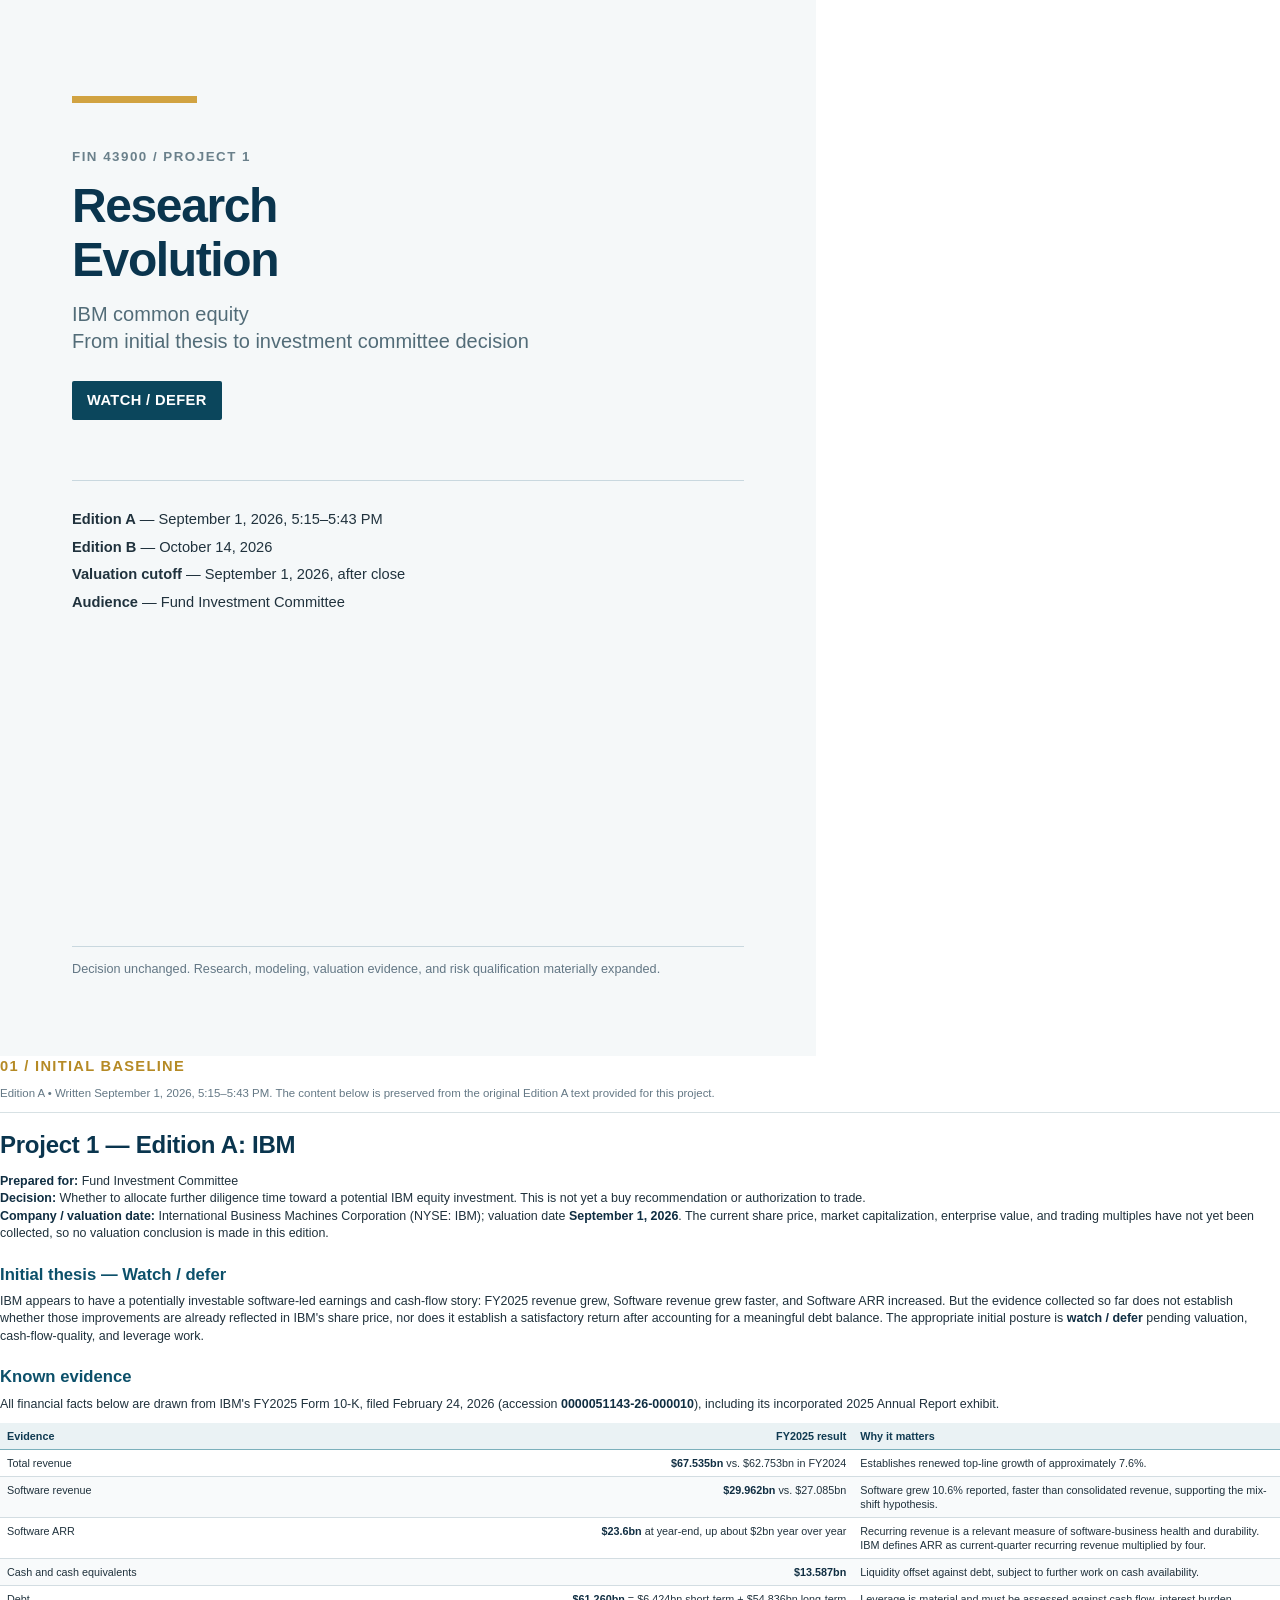
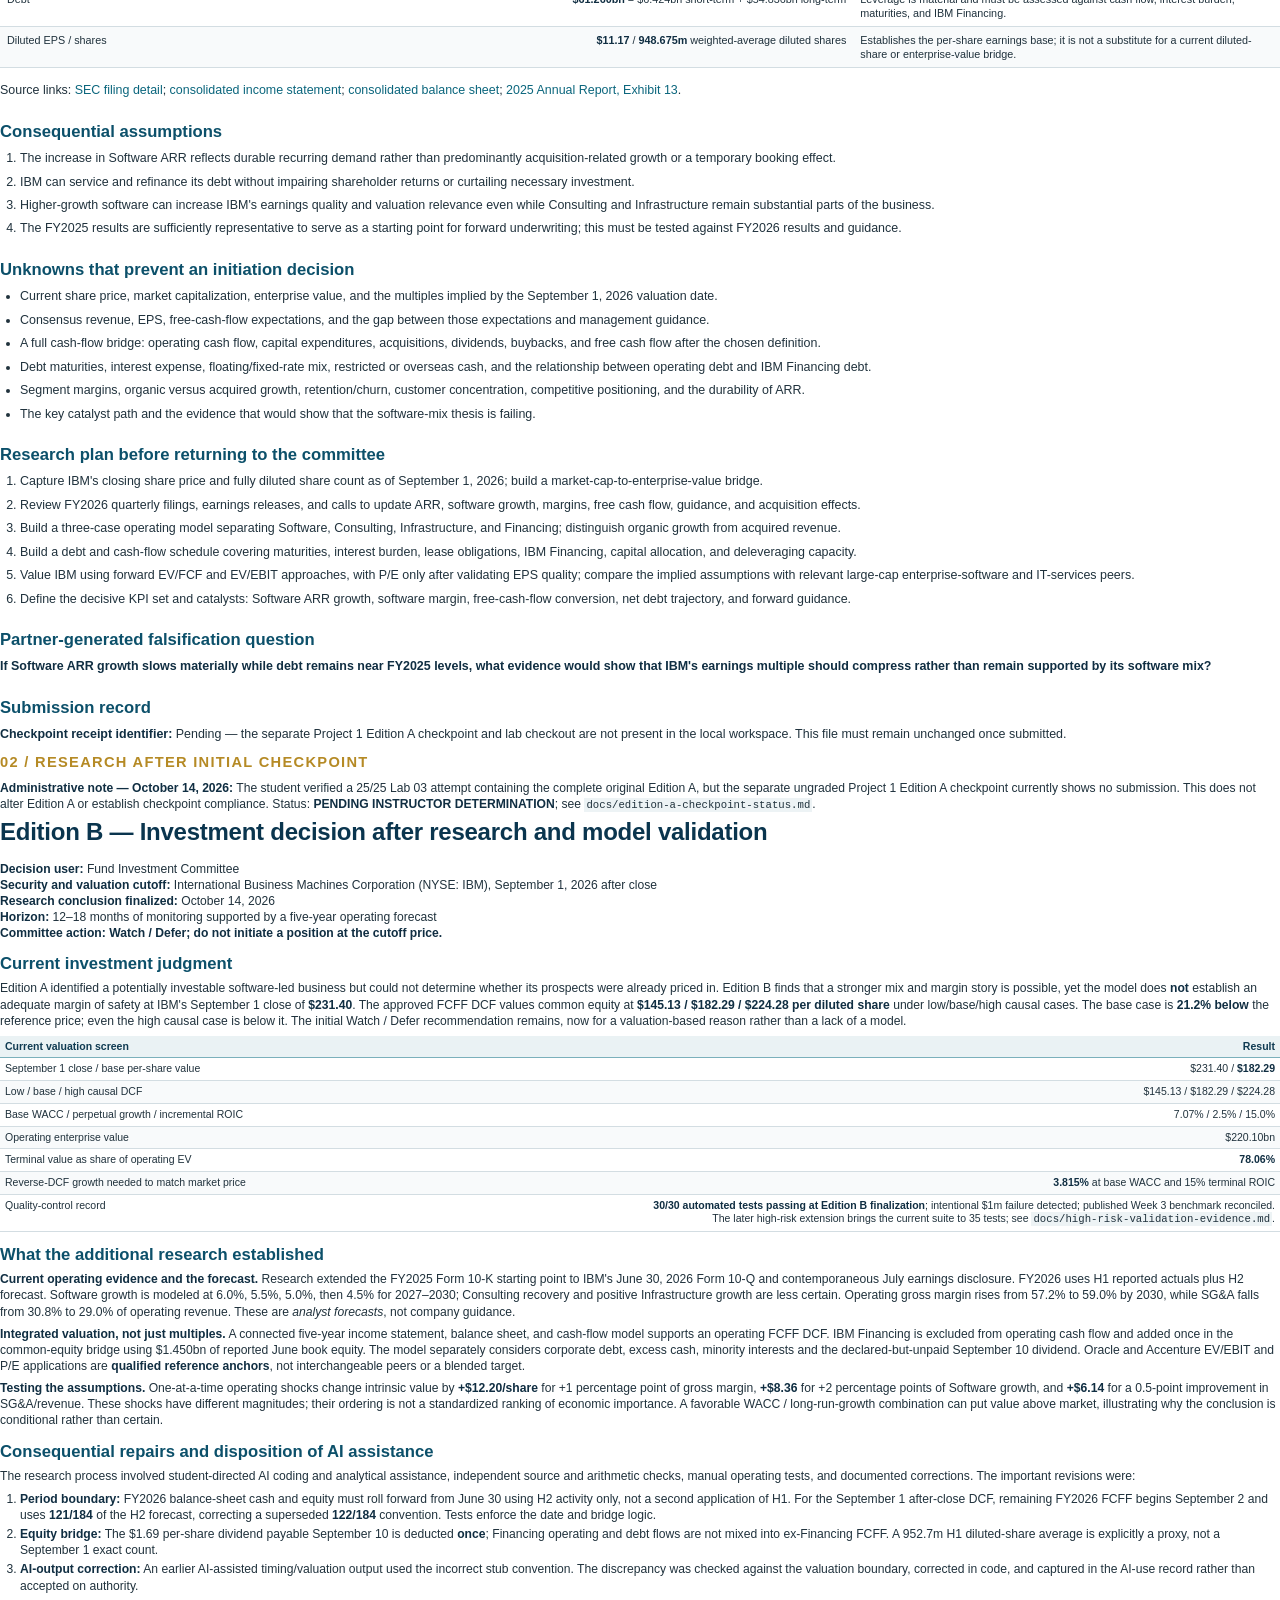
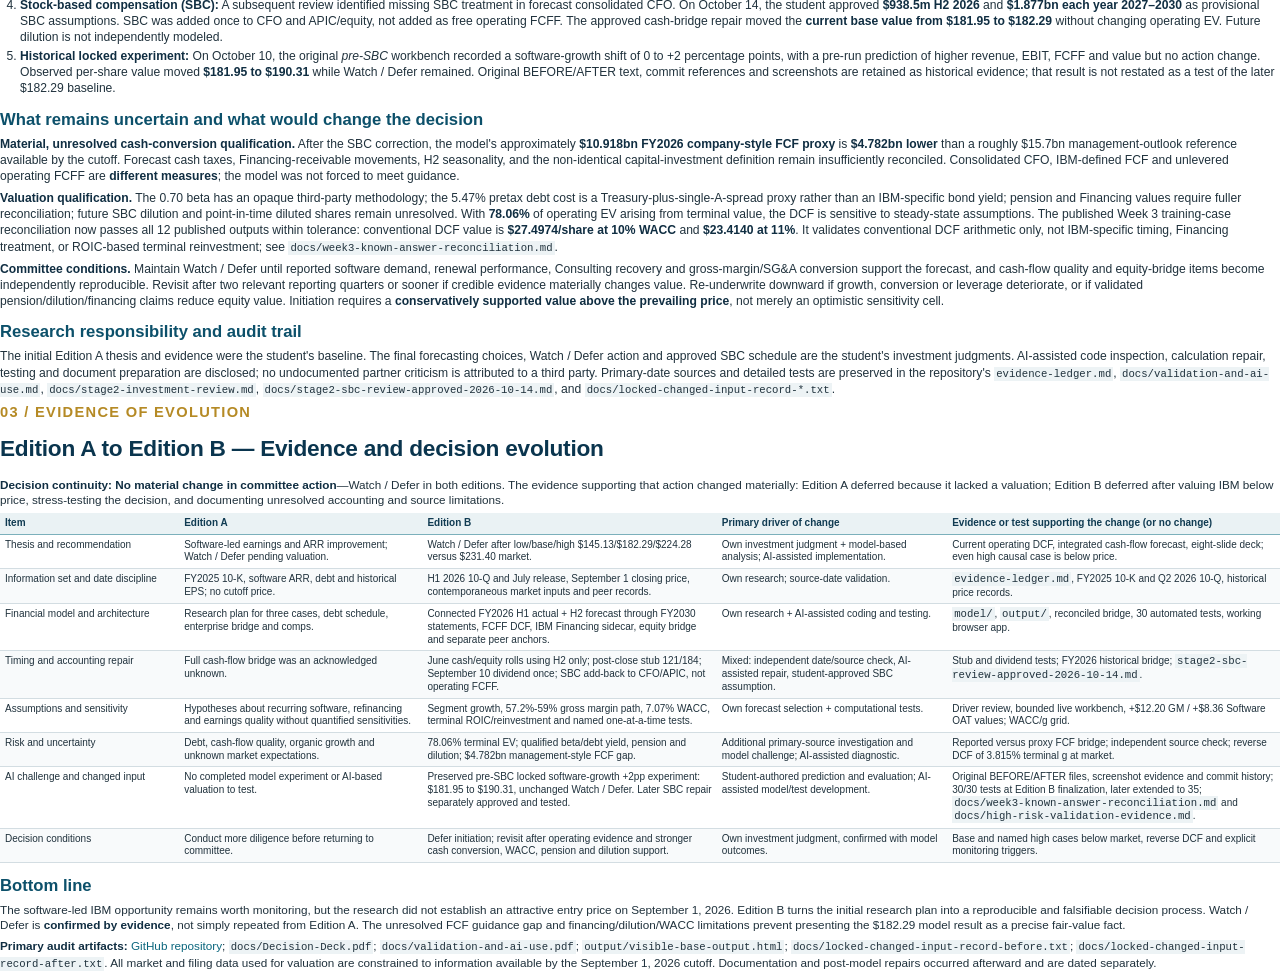
<file: docs/Research-Evolution.html>
<!doctype html><html lang="en"><head><meta charset="utf-8"><title>Research Evolution - IBM | FIN 43900 Project 1</title><style>
@page { size:Letter; margin:.58in .65in .63in; @bottom-right {content: counter(page);color:#697781;font-size:8pt;} }
@page cover { size: Letter; margin:0;@bottom-right {content:"";} }
* { box-sizing:border-box; }
html,body { font-family:Arial,'Liberation Sans',sans-serif; font-size:9.35pt;line-height:1.40; color:#20323d;}
body{margin:0;}
h1 {font-size:18pt;line-height:1.13;color:#0a354e;margin:0 0 15px;letter-spacing:-.25px}
h2{font-size:12.5pt;color:#0c506a;margin:20px 0 7px;page-break-after:avoid}
h3{font-size:11pt;color:#0c506a;margin:13px 0 5px;page-break-after:avoid}
p { margin:0 0 9px;orphans:3;widows:3;}
ul,ol{padding-left:20px;margin:7px 0 12px;}li{margin:0 0 6px;}
strong{color:#102e42}
a{color:#0b667d;text-decoration:none;overflow-wrap:anywhere;}
table {border-collapse:collapse;width:100%;margin:10px 0 14px;font-size:8.15pt; line-height:1.3; table-layout:fixed;}
thead{display:table-header-group} tr{break-inside:avoid;}
th{background:#eaf2f4;color:#103b52;text-align:left;border-bottom:1.7px solid #7bb0bb;padding:6px 7px;overflow-wrap:anywhere;}
td{border-bottom:1px solid #d3dde2;padding:6px 7px;vertical-align:top;overflow-wrap:anywhere;}
tr:nth-child(even) td{background:#f8fafb;}
code{font-family:'Liberation Mono',monospace;font-size:8pt;background:#edf3f5;padding:1px 2px;overflow-wrap:anywhere;}
hr{border:none;border-top:1px solid #beced5;margin:18px 0}
.cover{page:cover;position:relative;width:8.5in;height:11in;background:#f5f8f9;padding:1.0in .75in .85in;page-break-after:always;}
.cover .rule{height:7px;background:#d1a342;width:1.3in; margin:0 0 45px;}
.cover .eyebrow{font-size:10pt;color:#6a808b;font-weight:700;letter-spacing:1.5px;margin-bottom:12px}
.cover h1{font-size:36pt;letter-spacing:-1.4px;max-width:6.5in;margin-bottom:14px}
.cover .subtitle{font-size:15pt;line-height:1.35;color:#526c78;max-width:6.4in}
.cover .meta{margin-top:60px;border-top:1px solid #c9d8df;padding-top:25px;font-size:11pt;line-height:1.9;}
.cover .stamp{position:absolute;bottom:.8in;left:.75in;right:.75in;border-top:1px solid #c9d8df;padding-top:14px;color:#637785;font-size:9.5pt;}
.cover .decision{display:inline-block;background:#0b465c;color:white;font-size:11pt;letter-spacing:.4px;font-weight:700;padding:9px 15px;border-radius:2px;margin-top:26px}
.document-section{page-break-before:always;}
.section-heading{font-size:11pt;letter-spacing:1.3px;text-transform:uppercase;color:#b58a25;font-weight:700;margin-bottom:8px}
.a-note{font-size:8.6pt;color:#647885;border-bottom:1px solid #d7e1e4;padding-bottom:11px;margin-bottom:18px;}
.section-body h1:first-child{margin-top:14px}
.section-b h1{font-size:18pt}
.section-b{font-size:9.1pt;line-height:1.33}
.section-b p{margin-bottom:6px}
.section-b h2{margin-top:12px;margin-bottom:5px}
.section-b li{margin-bottom:3px}
.section-b table{font-size:7.9pt;margin:7px 0 9px}
.section-b td,.section-b th{padding:4px 5px}
.evidence h1 {font-size:17pt;}
.evidence{font-size:8.8pt;line-height:1.30}
.evidence p{margin-bottom:6px}
.evidence h2{margin:12px 0 5px}
.evidence table{font-size:7.5pt;line-height:1.27;margin:6px 0 9px}
.evidence th,.evidence td{padding:4px 5px;}
.evidence th:nth-child(1),.evidence td:nth-child(1){width:14%}
.evidence th:nth-child(2),.evidence td:nth-child(2){width:19%}
.evidence th:nth-child(3),.evidence td:nth-child(3){width:23%}
.evidence th:nth-child(4),.evidence td:nth-child(4){width:18%}
.evidence th:nth-child(5),.evidence td:nth-child(5){width:26%}
.a-body table{font-size:8.1pt;}
.a-body h2+ol{break-inside:avoid;}
</style></head><body>
<section class="cover"><div class="rule"></div><div class="eyebrow">FIN 43900 / PROJECT 1</div><h1>Research<br>Evolution</h1><div class="subtitle">IBM common equity<br>From initial thesis to investment committee decision</div><div class="decision">WATCH / DEFER</div><div class="meta"><b>Edition A</b> — September 1, 2026, 5:15–5:43 PM<br><b>Edition B</b> — October 14, 2026<br><b>Valuation cutoff</b> — September 1, 2026, after close<br><b>Audience</b> — Fund Investment Committee</div><div class="stamp">Decision unchanged. Research, modeling, valuation evidence, and risk qualification materially expanded.</div></section>
<section class="document-section section-a"><div class="section-heading">01 / Initial baseline</div><p class="a-note">Edition A • Written September 1, 2026, 5:15–5:43 PM. The content below is preserved from the original Edition A text provided for this project.</p><div class="section-body a-body"><h1>Project 1 — Edition A: IBM</h1>
<p><strong>Prepared for:</strong> Fund Investment Committee<br />
<strong>Decision:</strong> Whether to allocate further diligence time toward a potential IBM equity investment. This is not yet a buy recommendation or authorization to trade.<br />
<strong>Company / valuation date:</strong> International Business Machines Corporation (NYSE: IBM); valuation date <strong>September 1, 2026</strong>. The current share price, market capitalization, enterprise value, and trading multiples have not yet been collected, so no valuation conclusion is made in this edition.</p>
<h2>Initial thesis — Watch / defer</h2>
<p>IBM appears to have a potentially investable software-led earnings and cash-flow story: FY2025 revenue grew, Software revenue grew faster, and Software ARR increased. But the evidence collected so far does not establish whether those improvements are already reflected in IBM's share price, nor does it establish a satisfactory return after accounting for a meaningful debt balance. The appropriate initial posture is <strong>watch / defer</strong> pending valuation, cash-flow-quality, and leverage work.</p>
<h2>Known evidence</h2>
<p>All financial facts below are drawn from IBM's FY2025 Form 10-K, filed February 24, 2026 (accession <strong>0000051143-26-000010</strong>), including its incorporated 2025 Annual Report exhibit.</p>
<table>
<thead>
<tr>
  <th>Evidence</th>
  <th style="text-align:right">FY2025 result</th>
  <th>Why it matters</th>
</tr>
</thead>
<tbody>
<tr>
  <td>Total revenue</td>
  <td style="text-align:right"><strong>$67.535bn</strong> vs. $62.753bn in FY2024</td>
  <td>Establishes renewed top-line growth of approximately 7.6%.</td>
</tr>
<tr>
  <td>Software revenue</td>
  <td style="text-align:right"><strong>$29.962bn</strong> vs. $27.085bn</td>
  <td>Software grew 10.6% reported, faster than consolidated revenue, supporting the mix-shift hypothesis.</td>
</tr>
<tr>
  <td>Software ARR</td>
  <td style="text-align:right"><strong>$23.6bn</strong> at year-end, up about $2bn year over year</td>
  <td>Recurring revenue is a relevant measure of software-business health and durability. IBM defines ARR as current-quarter recurring revenue multiplied by four.</td>
</tr>
<tr>
  <td>Cash and cash equivalents</td>
  <td style="text-align:right"><strong>$13.587bn</strong></td>
  <td>Liquidity offset against debt, subject to further work on cash availability.</td>
</tr>
<tr>
  <td>Debt</td>
  <td style="text-align:right"><strong>$61.260bn</strong> = $6.424bn short-term + $54.836bn long-term</td>
  <td>Leverage is material and must be assessed against cash flow, interest burden, maturities, and IBM Financing.</td>
</tr>
<tr>
  <td>Diluted EPS / shares</td>
  <td style="text-align:right"><strong>$11.17</strong> / <strong>948.675m</strong> weighted-average diluted shares</td>
  <td>Establishes the per-share earnings base; it is not a substitute for a current diluted-share or enterprise-value bridge.</td>
</tr>
</tbody>
</table>
<p>Source links: <a href="https://www.sec.gov/Archives/edgar/data/51143/000005114326000010/0000051143-26-000010-index.html">SEC filing detail</a>; <a href="https://www.sec.gov/Archives/edgar/data/51143/000005114326000010/R3.htm">consolidated income statement</a>; <a href="https://www.sec.gov/Archives/edgar/data/51143/000005114326000010/R5.htm">consolidated balance sheet</a>; <a href="https://www.sec.gov/Archives/edgar/data/51143/000005114326000010/ibm-20251231_d2.htm">2025 Annual Report, Exhibit 13</a>.</p>
<h2>Consequential assumptions</h2>
<ol>
<li>The increase in Software ARR reflects durable recurring demand rather than predominantly acquisition-related growth or a temporary booking effect.</li>
<li>IBM can service and refinance its debt without impairing shareholder returns or curtailing necessary investment.</li>
<li>Higher-growth software can increase IBM's earnings quality and valuation relevance even while Consulting and Infrastructure remain substantial parts of the business.</li>
<li>The FY2025 results are sufficiently representative to serve as a starting point for forward underwriting; this must be tested against FY2026 results and guidance.</li>
</ol>
<h2>Unknowns that prevent an initiation decision</h2>
<ul>
<li>Current share price, market capitalization, enterprise value, and the multiples implied by the September 1, 2026 valuation date.</li>
<li>Consensus revenue, EPS, free-cash-flow expectations, and the gap between those expectations and management guidance.</li>
<li>A full cash-flow bridge: operating cash flow, capital expenditures, acquisitions, dividends, buybacks, and free cash flow after the chosen definition.</li>
<li>Debt maturities, interest expense, floating/fixed-rate mix, restricted or overseas cash, and the relationship between operating debt and IBM Financing debt.</li>
<li>Segment margins, organic versus acquired growth, retention/churn, customer concentration, competitive positioning, and the durability of ARR.</li>
<li>The key catalyst path and the evidence that would show that the software-mix thesis is failing.</li>
</ul>
<h2>Research plan before returning to the committee</h2>
<ol>
<li>Capture IBM's closing share price and fully diluted share count as of September 1, 2026; build a market-cap-to-enterprise-value bridge.</li>
<li>Review FY2026 quarterly filings, earnings releases, and calls to update ARR, software growth, margins, free cash flow, guidance, and acquisition effects.</li>
<li>Build a three-case operating model separating Software, Consulting, Infrastructure, and Financing; distinguish organic growth from acquired revenue.</li>
<li>Build a debt and cash-flow schedule covering maturities, interest burden, lease obligations, IBM Financing, capital allocation, and deleveraging capacity.</li>
<li>Value IBM using forward EV/FCF and EV/EBIT approaches, with P/E only after validating EPS quality; compare the implied assumptions with relevant large-cap enterprise-software and IT-services peers.</li>
<li>Define the decisive KPI set and catalysts: Software ARR growth, software margin, free-cash-flow conversion, net debt trajectory, and forward guidance.</li>
</ol>
<h2>Partner-generated falsification question</h2>
<p><strong>If Software ARR growth slows materially while debt remains near FY2025 levels, what evidence would show that IBM's earnings multiple should compress rather than remain supported by its software mix?</strong></p>
<h2>Submission record</h2>
<p><strong>Checkpoint receipt identifier:</strong> Pending — the separate Project 1 Edition A checkpoint and lab checkout are not present in the local workspace. This file must remain unchanged once submitted.</p>
</div></section>
<section class="document-section section-b"><div class="section-heading">02 / Research after initial checkpoint</div><div class="section-body"><p><strong>Administrative note — October 14, 2026:</strong> The student verified a 25/25 Lab 03 attempt containing the complete original Edition A, but the separate ungraded Project 1 Edition A checkpoint currently shows no submission. This does not alter Edition A or establish checkpoint compliance. Status: <strong>PENDING INSTRUCTOR DETERMINATION</strong>; see <code>docs/edition-a-checkpoint-status.md</code>.</p><h1>Edition B — Investment decision after research and model validation</h1>
<p><strong>Decision user:</strong> Fund Investment Committee<br />
<strong>Security and valuation cutoff:</strong> International Business Machines Corporation (NYSE: IBM), September 1, 2026 after close<br />
<strong>Research conclusion finalized:</strong> October 14, 2026<br />
<strong>Horizon:</strong> 12–18 months of monitoring supported by a five-year operating forecast<br />
<strong>Committee action:</strong> <strong>Watch / Defer; do not initiate a position at the cutoff price.</strong></p>
<h2>Current investment judgment</h2>
<p>Edition A identified a potentially investable software-led business but could not determine whether its prospects were already priced in. Edition B finds that a stronger mix and margin story is possible, yet the model does <strong>not</strong> establish an adequate margin of safety at IBM's September 1 close of <strong>$231.40</strong>. The approved FCFF DCF values common equity at <strong>$145.13 / $182.29 / $224.28 per diluted share</strong> under low/base/high causal cases. The base case is <strong>21.2% below</strong> the reference price; even the high causal case is below it. The initial Watch / Defer recommendation remains, now for a valuation-based reason rather than a lack of a model.</p>
<table>
<thead>
<tr>
  <th style="text-align:left">Current valuation screen</th>
  <th style="text-align:right">Result</th>
</tr>
</thead>
<tbody>
<tr>
  <td style="text-align:left">September 1 close / base per-share value</td>
  <td style="text-align:right">$231.40 / <strong>$182.29</strong></td>
</tr>
<tr>
  <td style="text-align:left">Low / base / high causal DCF</td>
  <td style="text-align:right">$145.13 / $182.29 / $224.28</td>
</tr>
<tr>
  <td style="text-align:left">Base WACC / perpetual growth / incremental ROIC</td>
  <td style="text-align:right">7.07% / 2.5% / 15.0%</td>
</tr>
<tr>
  <td style="text-align:left">Operating enterprise value</td>
  <td style="text-align:right">$220.10bn</td>
</tr>
<tr>
  <td style="text-align:left">Terminal value as share of operating EV</td>
  <td style="text-align:right"><strong>78.06%</strong></td>
</tr>
<tr>
  <td style="text-align:left">Reverse-DCF growth needed to match market price</td>
  <td style="text-align:right"><strong>3.815%</strong> at base WACC and 15% terminal ROIC</td>
</tr>
<tr>
  <td style="text-align:left">Quality-control record</td>
  <td style="text-align:right"><strong>30/30 automated tests passing at Edition B finalization</strong>; intentional $1m failure detected; published Week 3 benchmark reconciled. The later high-risk extension brings the current suite to 35 tests; see <code>docs/high-risk-validation-evidence.md</code>.</td>
</tr>
</tbody>
</table>
<h2>What the additional research established</h2>
<p><strong>Current operating evidence and the forecast.</strong> Research extended the FY2025 Form 10-K starting point to IBM's June 30, 2026 Form 10-Q and contemporaneous July earnings disclosure. FY2026 uses H1 reported actuals plus H2 forecast. Software growth is modeled at 6.0%, 5.5%, 5.0%, then 4.5% for 2027–2030; Consulting recovery and positive Infrastructure growth are less certain. Operating gross margin rises from 57.2% to 59.0% by 2030, while SG&amp;A falls from 30.8% to 29.0% of operating revenue. These are <em>analyst forecasts</em>, not company guidance.</p>
<p><strong>Integrated valuation, not just multiples.</strong> A connected five-year income statement, balance sheet, and cash-flow model supports an operating FCFF DCF. IBM Financing is excluded from operating cash flow and added once in the common-equity bridge using $1.450bn of reported June book equity. The model separately considers corporate debt, excess cash, minority interests and the declared-but-unpaid September 10 dividend. Oracle and Accenture EV/EBIT and P/E applications are <strong>qualified reference anchors</strong>, not interchangeable peers or a blended target.</p>
<p><strong>Testing the assumptions.</strong> One-at-a-time operating shocks change intrinsic value by <strong>+$12.20/share</strong> for +1 percentage point of gross margin, <strong>+$8.36</strong> for +2 percentage points of Software growth, and <strong>+$6.14</strong> for a 0.5-point improvement in SG&amp;A/revenue. These shocks have different magnitudes; their ordering is not a standardized ranking of economic importance. A favorable WACC / long-run-growth combination can put value above market, illustrating why the conclusion is conditional rather than certain.</p>
<h2>Consequential repairs and disposition of AI assistance</h2>
<p>The research process involved student-directed AI coding and analytical assistance, independent source and arithmetic checks, manual operating tests, and documented corrections. The important revisions were:</p>
<ol>
<li><strong>Period boundary:</strong> FY2026 balance-sheet cash and equity must roll forward from June 30 using H2 activity only, not a second application of H1. For the September 1 after-close DCF, remaining FY2026 FCFF begins September 2 and uses <strong>121/184</strong> of the H2 forecast, correcting a superseded <strong>122/184</strong> convention. Tests enforce the date and bridge logic.</li>
<li><strong>Equity bridge:</strong> The $1.69 per-share dividend payable September 10 is deducted <strong>once</strong>; Financing operating and debt flows are not mixed into ex-Financing FCFF. A 952.7m H1 diluted-share average is explicitly a proxy, not a September 1 exact count.</li>
<li><strong>AI-output correction:</strong> An earlier AI-assisted timing/valuation output used the incorrect stub convention. The discrepancy was checked against the valuation boundary, corrected in code, and captured in the AI-use record rather than accepted on authority.</li>
<li><strong>Stock-based compensation (SBC):</strong> A subsequent review identified missing SBC treatment in forecast consolidated CFO. On October 14, the student approved <strong>$938.5m H2 2026</strong> and <strong>$1.877bn each year 2027–2030</strong> as provisional SBC assumptions. SBC was added once to CFO and APIC/equity, not added as free operating FCFF. The approved cash-bridge repair moved the <strong>current base value from $181.95 to $182.29</strong> without changing operating EV. Future dilution is not independently modeled.</li>
<li><strong>Historical locked experiment:</strong> On October 10, the original <em>pre-SBC</em> workbench recorded a software-growth shift of 0 to +2 percentage points, with a pre-run prediction of higher revenue, EBIT, FCFF and value but no action change. Observed per-share value moved <strong>$181.95 to $190.31</strong> while Watch / Defer remained. Original BEFORE/AFTER text, commit references and screenshots are retained as historical evidence; that result is not restated as a test of the later $182.29 baseline.</li>
</ol>
<h2>What remains uncertain and what would change the decision</h2>
<p><strong>Material, unresolved cash-conversion qualification.</strong> After the SBC correction, the model's approximately <strong>$10.918bn FY2026 company-style FCF proxy</strong> is <strong>$4.782bn lower</strong> than a roughly $15.7bn management-outlook reference available by the cutoff. Forecast cash taxes, Financing-receivable movements, H2 seasonality, and the non-identical capital-investment definition remain insufficiently reconciled. Consolidated CFO, IBM-defined FCF and unlevered operating FCFF are <strong>different measures</strong>; the model was not forced to meet guidance.</p>
<p><strong>Valuation qualification.</strong> The 0.70 beta has an opaque third-party methodology; the 5.47% pretax debt cost is a Treasury-plus-single-A-spread proxy rather than an IBM-specific bond yield; pension and Financing values require fuller reconciliation; future SBC dilution and point-in-time diluted shares remain unresolved. With <strong>78.06%</strong> of operating EV arising from terminal value, the DCF is sensitive to steady-state assumptions. The published Week 3 training-case reconciliation now passes all 12 published outputs within tolerance: conventional DCF value is <strong>$27.4974/share at 10% WACC</strong> and <strong>$23.4140 at 11%</strong>. It validates conventional DCF arithmetic only, not IBM-specific timing, Financing treatment, or ROIC-based terminal reinvestment; see <code>docs/week3-known-answer-reconciliation.md</code>.</p>
<p><strong>Committee conditions.</strong> Maintain Watch / Defer until reported software demand, renewal performance, Consulting recovery and gross-margin/SG&amp;A conversion support the forecast, and cash-flow quality and equity-bridge items become independently reproducible. Revisit after two relevant reporting quarters or sooner if credible evidence materially changes value. Re-underwrite downward if growth, conversion or leverage deteriorate, or if validated pension/dilution/financing claims reduce equity value. Initiation requires a <strong>conservatively supported value above the prevailing price</strong>, not merely an optimistic sensitivity cell.</p>
<h2>Research responsibility and audit trail</h2>
<p>The initial Edition A thesis and evidence were the student's baseline. The final forecasting choices, Watch / Defer action and approved SBC schedule are the student's investment judgments. AI-assisted code inspection, calculation repair, testing and document preparation are disclosed; no undocumented partner criticism is attributed to a third party. Primary-date sources and detailed tests are preserved in the repository's <code>evidence-ledger.md</code>, <code>docs/validation-and-ai-use.md</code>, <code>docs/stage2-investment-review.md</code>, <code>docs/stage2-sbc-review-approved-2026-10-14.md</code>, and <code>docs/locked-changed-input-record-*.txt</code>.</p>
</div></section>
<section class="document-section evidence"><div class="section-heading">03 / Evidence of evolution</div><div class="section-body"><h1>Edition A to Edition B — Evidence and decision evolution</h1>
<p><strong>Decision continuity:</strong> <strong>No material change in committee action</strong>—Watch / Defer in both editions. The evidence supporting that action changed materially: Edition A deferred because it lacked a valuation; Edition B deferred after valuing IBM below price, stress-testing the decision, and documenting unresolved accounting and source limitations.</p>
<table>
<thead>
<tr>
  <th>Item</th>
  <th>Edition A</th>
  <th>Edition B</th>
  <th>Primary driver of change</th>
  <th>Evidence or test supporting the change (or no change)</th>
</tr>
</thead>
<tbody>
<tr>
  <td>Thesis and recommendation</td>
  <td>Software-led earnings and ARR improvement; Watch / Defer pending valuation.</td>
  <td>Watch / Defer after low/base/high $145.13/$182.29/$224.28 versus $231.40 market.</td>
  <td>Own investment judgment + model-based analysis; AI-assisted implementation.</td>
  <td>Current operating DCF, integrated cash-flow forecast, eight-slide deck; even high causal case is below price.</td>
</tr>
<tr>
  <td>Information set and date discipline</td>
  <td>FY2025 10-K, software ARR, debt and historical EPS; no cutoff price.</td>
  <td>H1 2026 10-Q and July release, September 1 closing price, contemporaneous market inputs and peer records.</td>
  <td>Own research; source-date validation.</td>
  <td><code>evidence-ledger.md</code>, FY2025 10-K and Q2 2026 10-Q, historical price records.</td>
</tr>
<tr>
  <td>Financial model and architecture</td>
  <td>Research plan for three cases, debt schedule, enterprise bridge and comps.</td>
  <td>Connected FY2026 H1 actual + H2 forecast through FY2030 statements, FCFF DCF, IBM Financing sidecar, equity bridge and separate peer anchors.</td>
  <td>Own research + AI-assisted coding and testing.</td>
  <td><code>model/</code>, <code>output/</code>, reconciled bridge, 30 automated tests, working browser app.</td>
</tr>
<tr>
  <td>Timing and accounting repair</td>
  <td>Full cash-flow bridge was an acknowledged unknown.</td>
  <td>June cash/equity rolls using H2 only; post-close stub 121/184; September 10 dividend once; SBC add-back to CFO/APIC, not operating FCFF.</td>
  <td>Mixed: independent date/source check, AI-assisted repair, student-approved SBC assumption.</td>
  <td>Stub and dividend tests; FY2026 historical bridge; <code>stage2-sbc-review-approved-2026-10-14.md</code>.</td>
</tr>
<tr>
  <td>Assumptions and sensitivity</td>
  <td>Hypotheses about recurring software, refinancing and earnings quality without quantified sensitivities.</td>
  <td>Segment growth, 57.2%-59% gross margin path, 7.07% WACC, terminal ROIC/reinvestment and named one-at-a-time tests.</td>
  <td>Own forecast selection + computational tests.</td>
  <td>Driver review, bounded live workbench, +$12.20 GM / +$8.36 Software OAT values; WACC/g grid.</td>
</tr>
<tr>
  <td>Risk and uncertainty</td>
  <td>Debt, cash-flow quality, organic growth and unknown market expectations.</td>
  <td>78.06% terminal EV; qualified beta/debt yield, pension and dilution; $4.782bn management-style FCF gap.</td>
  <td>Additional primary-source investigation and model challenge; AI-assisted diagnostic.</td>
  <td>Reported versus proxy FCF bridge; independent source check; reverse DCF of 3.815% terminal g at market.</td>
</tr>
<tr>
  <td>AI challenge and changed input</td>
  <td>No completed model experiment or AI-based valuation to test.</td>
  <td>Preserved pre-SBC locked software-growth +2pp experiment: $181.95 to $190.31, unchanged Watch / Defer. Later SBC repair separately approved and tested.</td>
  <td>Student-authored prediction and evaluation; AI-assisted model/test development.</td>
  <td>Original BEFORE/AFTER files, screenshot evidence and commit history; 30/30 tests at Edition B finalization, later extended to 35; <code>docs/week3-known-answer-reconciliation.md</code> and <code>docs/high-risk-validation-evidence.md</code>.</td>
</tr>
<tr>
  <td>Decision conditions</td>
  <td>Conduct more diligence before returning to committee.</td>
  <td>Defer initiation; revisit after operating evidence and stronger cash conversion, WACC, pension and dilution support.</td>
  <td>Own investment judgment, confirmed with model outcomes.</td>
  <td>Base and named high cases below market, reverse DCF and explicit monitoring triggers.</td>
</tr>
</tbody>
</table>
<h2>Bottom line</h2>
<p>The software-led IBM opportunity remains worth monitoring, but the research did not establish an attractive entry price on September 1, 2026. Edition B turns the initial research plan into a reproducible and falsifiable decision process. Watch / Defer is <strong>confirmed by evidence</strong>, not simply repeated from Edition A. The unresolved FCF guidance gap and financing/dilution/WACC limitations prevent presenting the $182.29 model result as a precise fair-value fact.</p>
<p><strong>Primary audit artifacts:</strong> <a href="https://github.com/cmainville/ibm-project-1">GitHub repository</a>; <code>docs/Decision-Deck.pdf</code>; <code>docs/validation-and-ai-use.pdf</code>; <code>output/visible-base-output.html</code>; <code>docs/locked-changed-input-record-before.txt</code>; <code>docs/locked-changed-input-record-after.txt</code>. All market and filing data used for valuation are constrained to information available by the September 1, 2026 cutoff. Documentation and post-model repairs occurred afterward and are dated separately.</p>
</div></section>
</body></html>
</file>
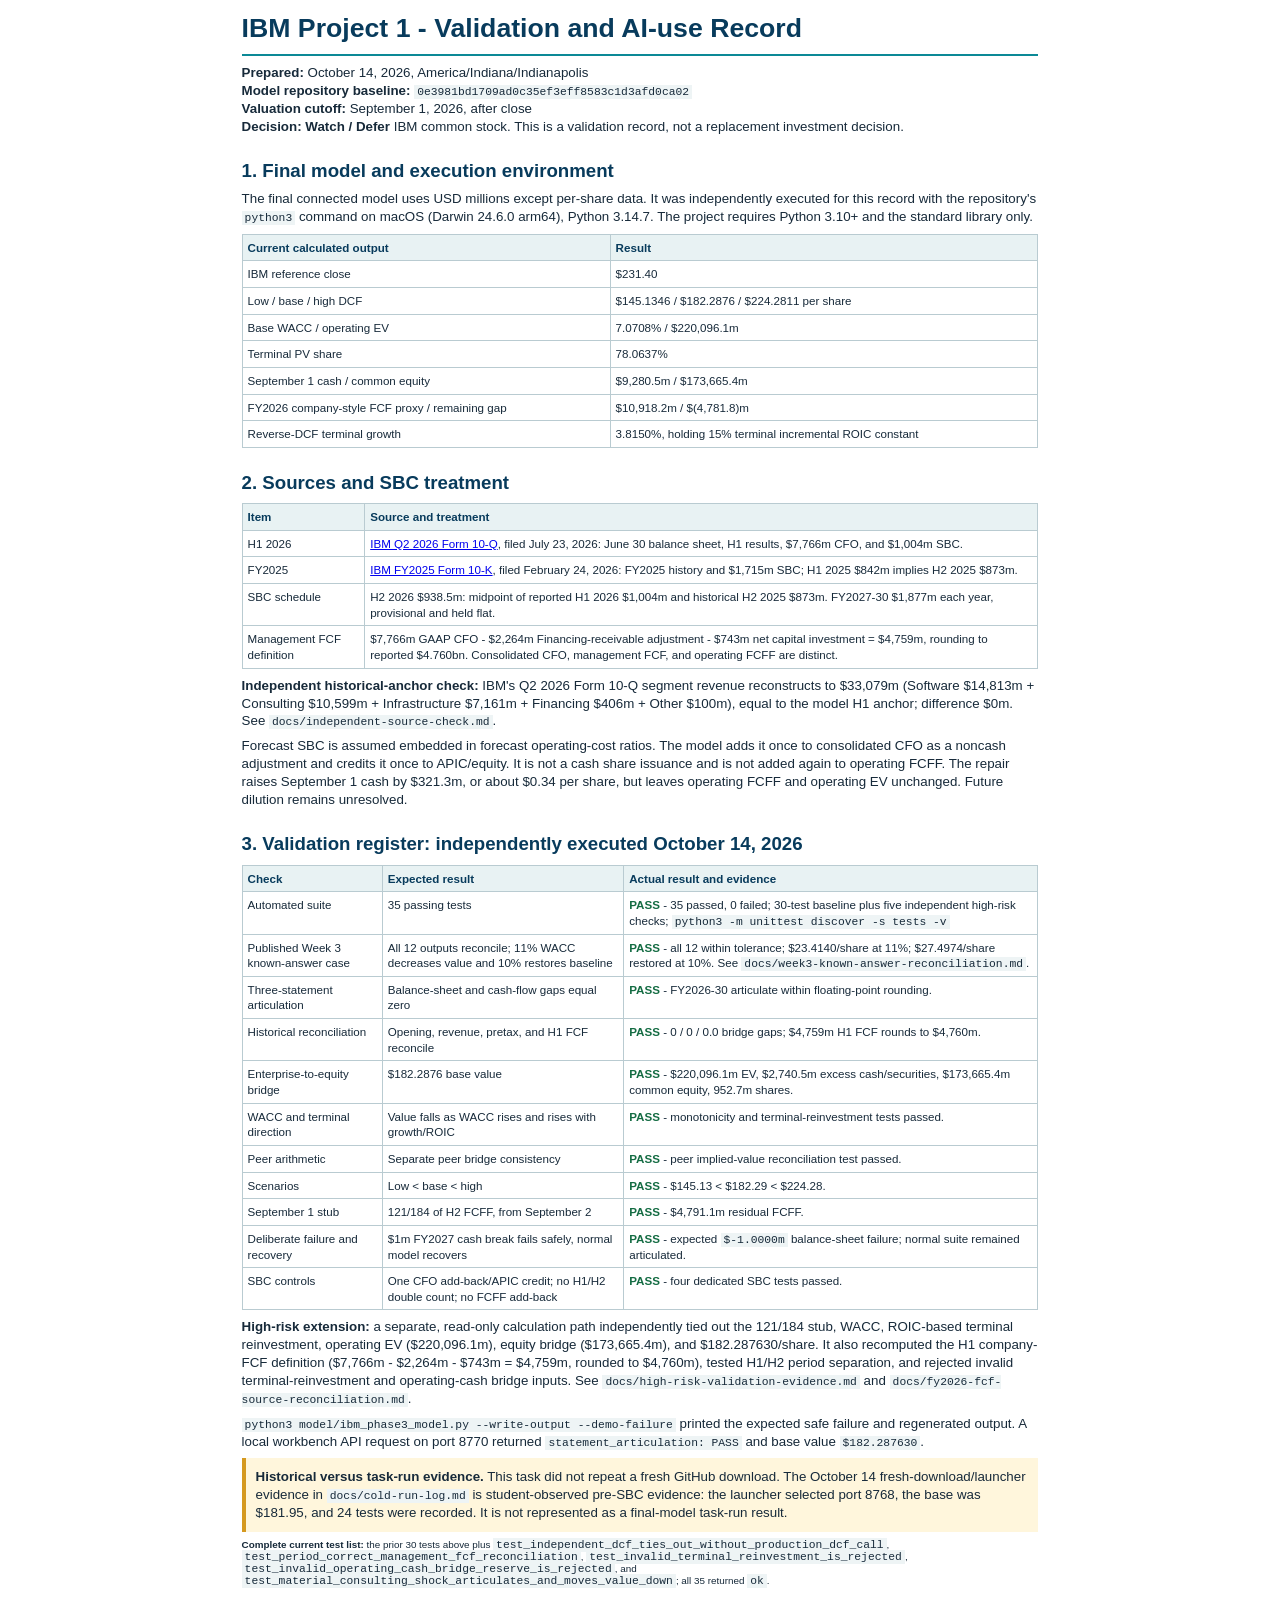
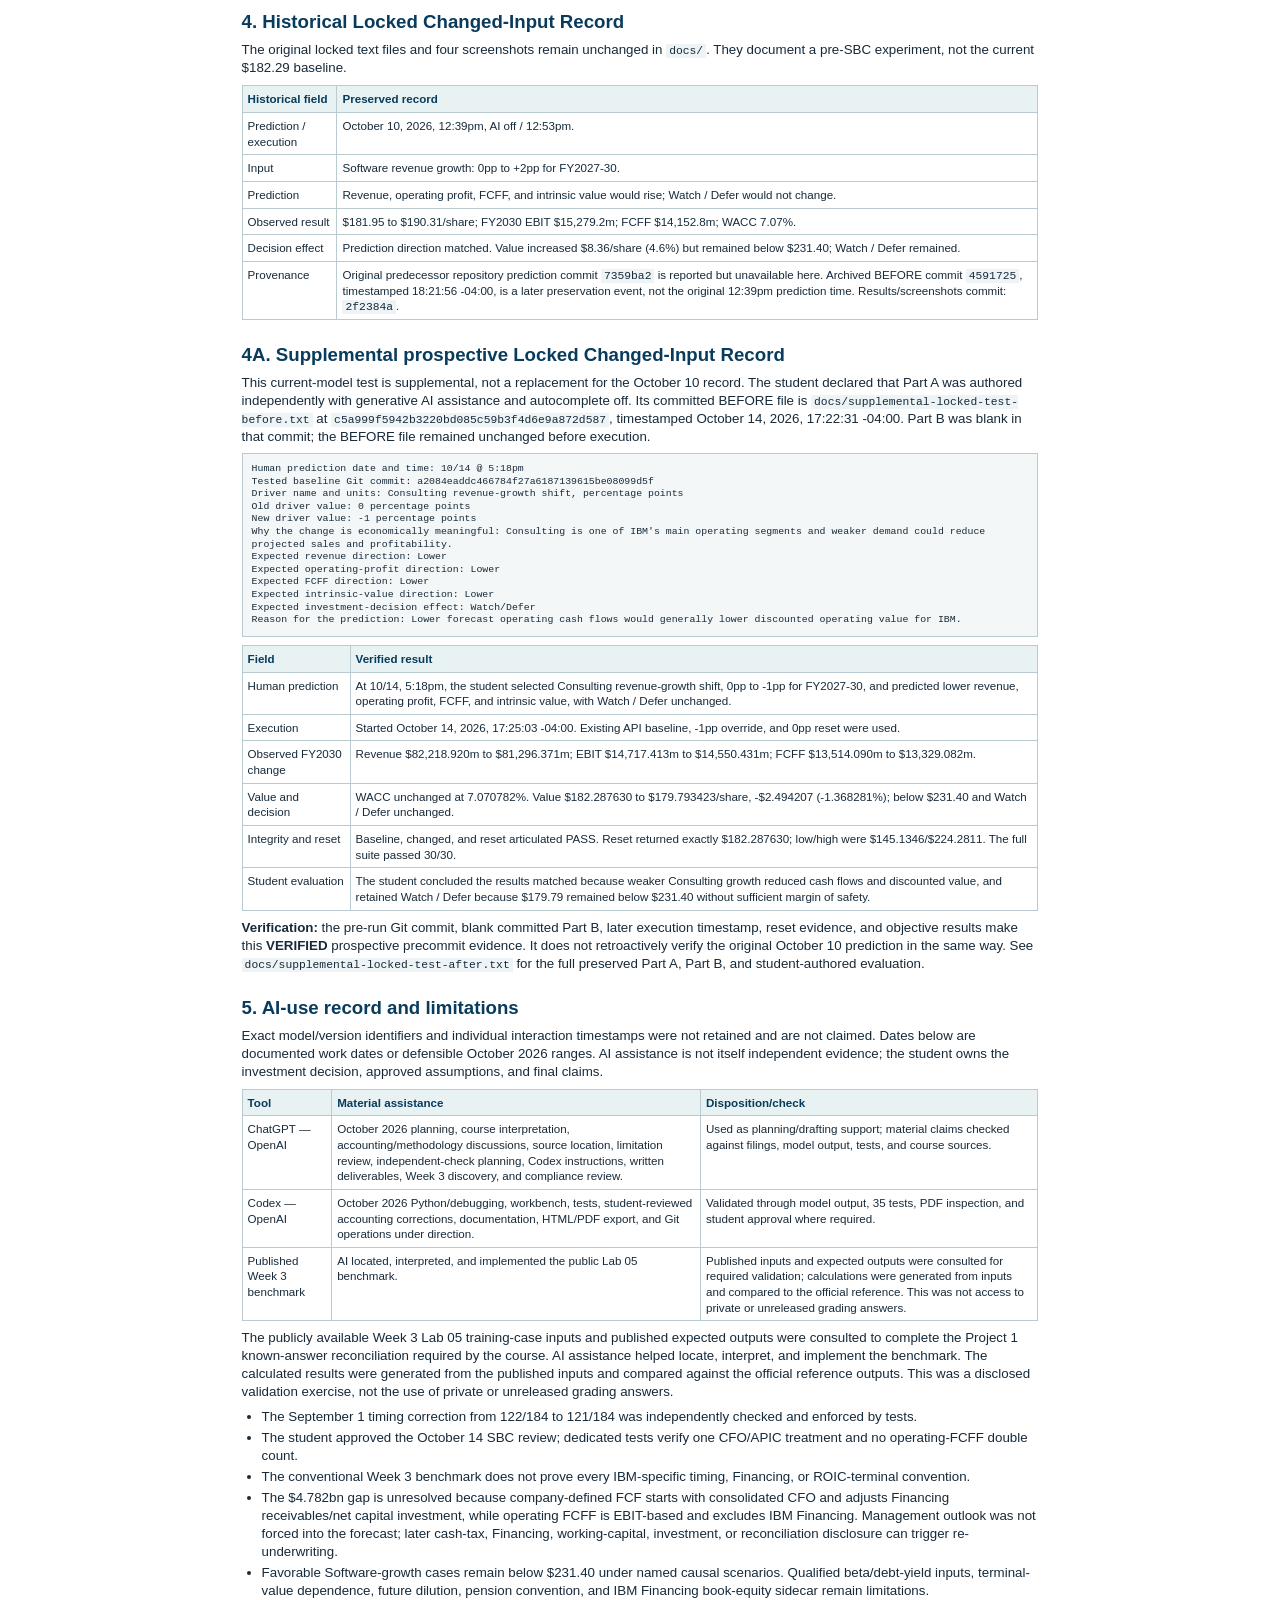
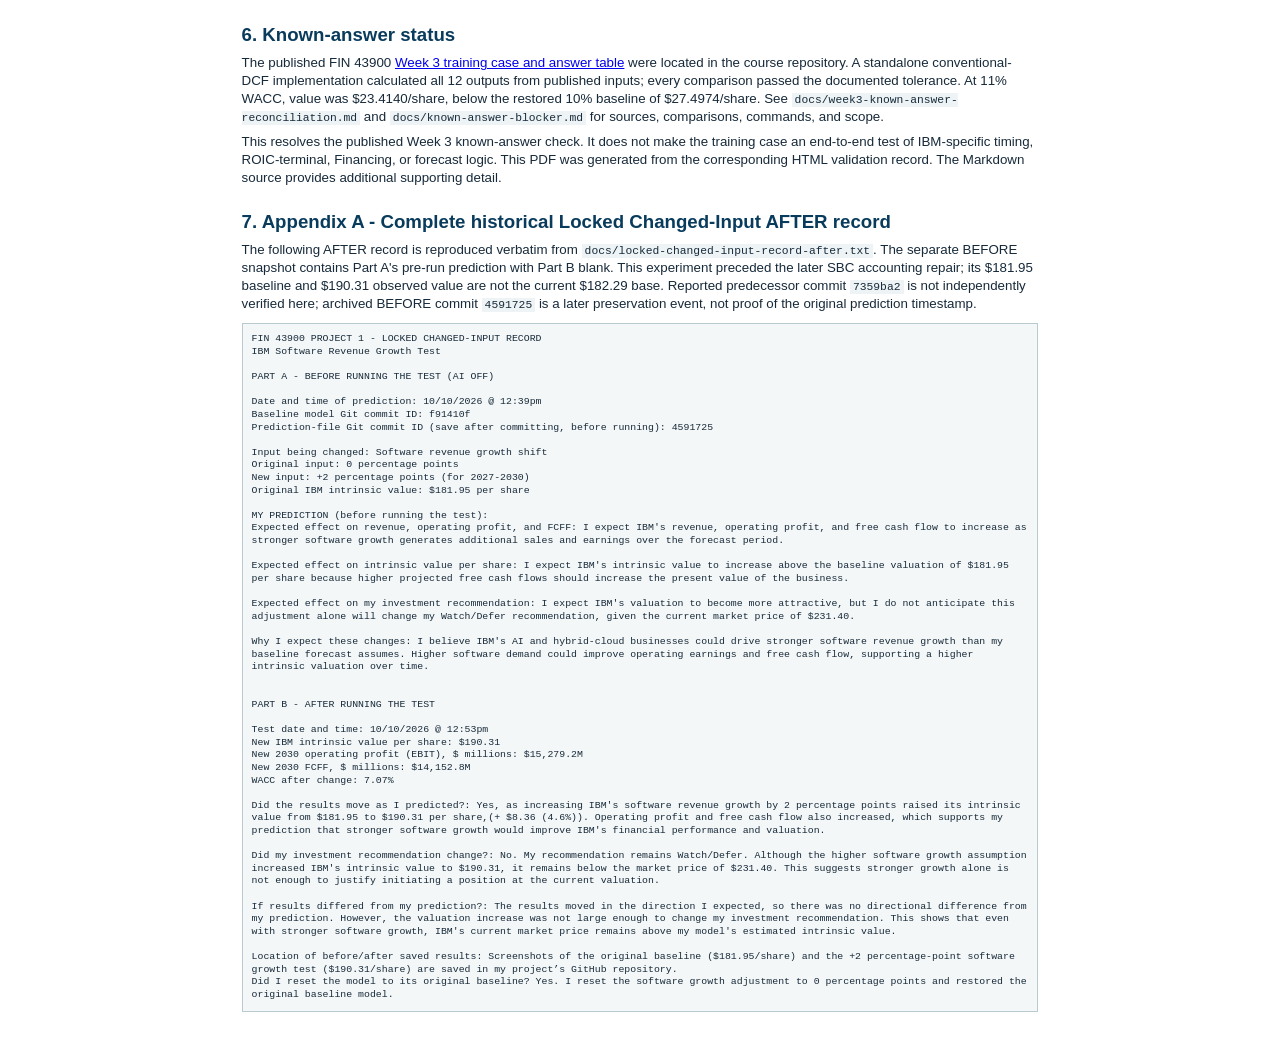
<file: docs/validation-and-ai-use.html>
<!doctype html>
<html lang="en"><head><meta charset="utf-8"><meta name="viewport" content="width=device-width,initial-scale=1">
<title>IBM Project 1 - Validation and AI-use Record</title>
<style>@page{size:letter;margin:.6in}*{box-sizing:border-box}body{font:10pt Arial,sans-serif;color:#172a3a;line-height:1.35;max-width:8.5in;margin:0 auto;padding:.1in}h1{font-size:20pt;color:#083b5c;border-bottom:2px solid #0c8996;padding-bottom:8px;margin:0 0 8px}h2{font-size:14pt;color:#083b5c;margin:22px 0 7px}h3{font-size:11.5pt;color:#0c6170;margin:16px 0 5px}p{margin:7px 0}table{border-collapse:collapse;width:100%;margin:8px 0;font-size:8.7pt}th,td{border:1px solid #b9cbd1;padding:5px;vertical-align:top;text-align:left}th{background:#e8f2f3;color:#083b5c}td:last-child:not(:first-child){text-align:left}.num{text-align:right;white-space:nowrap}.note{background:#fff6dc;padding:10px;border-left:4px solid #d5991f}.pass{color:#146c43;font-weight:700}code{font:8.5pt ui-monospace,monospace;background:#eef4f5;padding:1px 3px;overflow-wrap:anywhere}.test-list{font-size:7.4pt;line-height:1.2}.locked{white-space:pre-wrap;overflow-wrap:anywhere;font:7.4pt ui-monospace,monospace;line-height:1.28;background:#f4f7f7;border:1px solid #b9cbd1;padding:9px}ul,ol{margin:6px 0;padding-left:20px}li{margin:3px 0}tr{break-inside:avoid;page-break-inside:avoid}h2,h3{break-after:avoid;page-break-after:avoid}@media print{h2:nth-of-type(3),h2:nth-of-type(4){break-before:page}body{max-width:none;padding:0}a{color:#083b5c}}</style>
</head><body>
<h1>IBM Project 1 - Validation and AI-use Record</h1>
<p><b>Prepared:</b> October 14, 2026, America/Indiana/Indianapolis<br><b>Model repository baseline:</b> <code>0e3981bd1709ad0c35ef3eff8583c1d3afd0ca02</code><br><b>Valuation cutoff:</b> September 1, 2026, after close<br><b>Decision:</b> <b>Watch / Defer</b> IBM common stock. This is a validation record, not a replacement investment decision.</p>

<h2>1. Final model and execution environment</h2>
<p>The final connected model uses USD millions except per-share data. It was independently executed for this record with the repository's <code>python3</code> command on macOS (Darwin 24.6.0 arm64), Python 3.14.7. The project requires Python 3.10+ and the standard library only.</p>
<table><tr><th>Current calculated output</th><th>Result</th></tr>
<tr><td>IBM reference close</td><td class="num">$231.40</td></tr><tr><td>Low / base / high DCF</td><td class="num">$145.1346 / $182.2876 / $224.2811 per share</td></tr><tr><td>Base WACC / operating EV</td><td class="num">7.0708% / $220,096.1m</td></tr><tr><td>Terminal PV share</td><td class="num">78.0637%</td></tr><tr><td>September 1 cash / common equity</td><td class="num">$9,280.5m / $173,665.4m</td></tr><tr><td>FY2026 company-style FCF proxy / remaining gap</td><td class="num">$10,918.2m / $(4,781.8)m</td></tr><tr><td>Reverse-DCF terminal growth</td><td class="num">3.8150%, holding 15% terminal incremental ROIC constant</td></tr></table>

<h2>2. Sources and SBC treatment</h2>
<table><tr><th>Item</th><th>Source and treatment</th></tr>
<tr><td>H1 2026</td><td><a href="https://www.sec.gov/Archives/edgar/data/51143/000005114326000078/ibm-20260630.htm">IBM Q2 2026 Form 10-Q</a>, filed July 23, 2026: June 30 balance sheet, H1 results, $7,766m CFO, and $1,004m SBC.</td></tr>
<tr><td>FY2025</td><td><a href="https://www.sec.gov/Archives/edgar/data/51143/000005114326000010/ibm-20251231_d2.htm">IBM FY2025 Form 10-K</a>, filed February 24, 2026: FY2025 history and $1,715m SBC; H1 2025 $842m implies H2 2025 $873m.</td></tr>
<tr><td>SBC schedule</td><td>H2 2026 $938.5m: midpoint of reported H1 2026 $1,004m and historical H2 2025 $873m. FY2027-30 $1,877m each year, provisional and held flat.</td></tr>
<tr><td>Management FCF definition</td><td>$7,766m GAAP CFO - $2,264m Financing-receivable adjustment - $743m net capital investment = $4,759m, rounding to reported $4.760bn. Consolidated CFO, management FCF, and operating FCFF are distinct.</td></tr></table>
<p><b>Independent historical-anchor check:</b> IBM's Q2 2026 Form 10-Q segment revenue reconstructs to $33,079m (Software $14,813m + Consulting $10,599m + Infrastructure $7,161m + Financing $406m + Other $100m), equal to the model H1 anchor; difference $0m. See <code>docs/independent-source-check.md</code>.</p>
<p>Forecast SBC is assumed embedded in forecast operating-cost ratios. The model adds it once to consolidated CFO as a noncash adjustment and credits it once to APIC/equity. It is not a cash share issuance and is not added again to operating FCFF. The repair raises September 1 cash by $321.3m, or about $0.34 per share, but leaves operating FCFF and operating EV unchanged. Future dilution remains unresolved.</p>

<h2>3. Validation register: independently executed October 14, 2026</h2>
<table><tr><th>Check</th><th>Expected result</th><th>Actual result and evidence</th></tr>
<tr><td>Automated suite</td><td>35 passing tests</td><td><span class="pass">PASS</span> - 35 passed, 0 failed; 30-test baseline plus five independent high-risk checks; <code>python3 -m unittest discover -s tests -v</code></td></tr>
<tr><td>Published Week 3 known-answer case</td><td>All 12 outputs reconcile; 11% WACC decreases value and 10% restores baseline</td><td><span class="pass">PASS</span> - all 12 within tolerance; $23.4140/share at 11%; $27.4974/share restored at 10%. See <code>docs/week3-known-answer-reconciliation.md</code>.</td></tr>
<tr><td>Three-statement articulation</td><td>Balance-sheet and cash-flow gaps equal zero</td><td><span class="pass">PASS</span> - FY2026-30 articulate within floating-point rounding.</td></tr>
<tr><td>Historical reconciliation</td><td>Opening, revenue, pretax, and H1 FCF reconcile</td><td><span class="pass">PASS</span> - 0 / 0 / 0.0 bridge gaps; $4,759m H1 FCF rounds to $4,760m.</td></tr>
<tr><td>Enterprise-to-equity bridge</td><td>$182.2876 base value</td><td><span class="pass">PASS</span> - $220,096.1m EV, $2,740.5m excess cash/securities, $173,665.4m common equity, 952.7m shares.</td></tr>
<tr><td>WACC and terminal direction</td><td>Value falls as WACC rises and rises with growth/ROIC</td><td><span class="pass">PASS</span> - monotonicity and terminal-reinvestment tests passed.</td></tr>
<tr><td>Peer arithmetic</td><td>Separate peer bridge consistency</td><td><span class="pass">PASS</span> - peer implied-value reconciliation test passed.</td></tr>
<tr><td>Scenarios</td><td>Low &lt; base &lt; high</td><td><span class="pass">PASS</span> - $145.13 &lt; $182.29 &lt; $224.28.</td></tr>
<tr><td>September 1 stub</td><td>121/184 of H2 FCFF, from September 2</td><td><span class="pass">PASS</span> - $4,791.1m residual FCFF.</td></tr>
<tr><td>Deliberate failure and recovery</td><td>$1m FY2027 cash break fails safely, normal model recovers</td><td><span class="pass">PASS</span> - expected <code>$-1.0000m</code> balance-sheet failure; normal suite remained articulated.</td></tr>
<tr><td>SBC controls</td><td>One CFO add-back/APIC credit; no H1/H2 double count; no FCFF add-back</td><td><span class="pass">PASS</span> - four dedicated SBC tests passed.</td></tr></table>
<p><b>High-risk extension:</b> a separate, read-only calculation path independently tied out the 121/184 stub, WACC, ROIC-based terminal reinvestment, operating EV ($220,096.1m), equity bridge ($173,665.4m), and $182.287630/share. It also recomputed the H1 company-FCF definition ($7,766m - $2,264m - $743m = $4,759m, rounded to $4,760m), tested H1/H2 period separation, and rejected invalid terminal-reinvestment and operating-cash bridge inputs. See <code>docs/high-risk-validation-evidence.md</code> and <code>docs/fy2026-fcf-source-reconciliation.md</code>.</p>
<p><code>python3 model/ibm_phase3_model.py --write-output --demo-failure</code> printed the expected safe failure and regenerated output. A local workbench API request on port 8770 returned <code>statement_articulation: PASS</code> and base value <code>$182.287630</code>.</p>
<p class="note"><b>Historical versus task-run evidence.</b> This task did not repeat a fresh GitHub download. The October 14 fresh-download/launcher evidence in <code>docs/cold-run-log.md</code> is student-observed pre-SBC evidence: the launcher selected port 8768, the base was $181.95, and 24 tests were recorded. It is not represented as a final-model task-run result.</p>
<p class="test-list"><b>Complete current test list:</b> the prior 30 tests above plus <code>test_independent_dcf_ties_out_without_production_dcf_call</code>, <code>test_period_correct_management_fcf_reconciliation</code>, <code>test_invalid_terminal_reinvestment_is_rejected</code>, <code>test_invalid_operating_cash_bridge_reserve_is_rejected</code>, and <code>test_material_consulting_shock_articulates_and_moves_value_down</code>; all 35 returned <code>ok</code>.</p>

<h2>4. Historical Locked Changed-Input Record</h2>
<p>The original locked text files and four screenshots remain unchanged in <code>docs/</code>. They document a pre-SBC experiment, not the current $182.29 baseline.</p>
<table><tr><th>Historical field</th><th>Preserved record</th></tr>
<tr><td>Prediction / execution</td><td>October 10, 2026, 12:39pm, AI off / 12:53pm.</td></tr><tr><td>Input</td><td>Software revenue growth: 0pp to +2pp for FY2027-30.</td></tr><tr><td>Prediction</td><td>Revenue, operating profit, FCFF, and intrinsic value would rise; Watch / Defer would not change.</td></tr><tr><td>Observed result</td><td>$181.95 to $190.31/share; FY2030 EBIT $15,279.2m; FCFF $14,152.8m; WACC 7.07%.</td></tr><tr><td>Decision effect</td><td>Prediction direction matched. Value increased $8.36/share (4.6%) but remained below $231.40; Watch / Defer remained.</td></tr><tr><td>Provenance</td><td>Original predecessor repository prediction commit <code>7359ba2</code> is reported but unavailable here. Archived BEFORE commit <code>4591725</code>, timestamped 18:21:56 -04:00, is a later preservation event, not the original 12:39pm prediction time. Results/screenshots commit: <code>2f2384a</code>.</td></tr></table>

<h2>4A. Supplemental prospective Locked Changed-Input Record</h2>
<p>This current-model test is supplemental, not a replacement for the October 10 record. The student declared that Part A was authored independently with generative AI assistance and autocomplete off. Its committed BEFORE file is <code>docs/supplemental-locked-test-before.txt</code> at <code>c5a999f5942b3220bd085c59b3f4d6e9a872d587</code>, timestamped October 14, 2026, 17:22:31 -04:00. Part B was blank in that commit; the BEFORE file remained unchanged before execution.</p>
<div class="locked">Human prediction date and time: 10/14 @ 5:18pm
Tested baseline Git commit: a2084eaddc466784f27a6187139615be08099d5f
Driver name and units: Consulting revenue-growth shift, percentage points
Old driver value: 0 percentage points
New driver value: -1 percentage points
Why the change is economically meaningful: Consulting is one of IBM's main operating segments and weaker demand could reduce projected sales and profitability.
Expected revenue direction: Lower
Expected operating-profit direction: Lower
Expected FCFF direction: Lower
Expected intrinsic-value direction: Lower
Expected investment-decision effect: Watch/Defer
Reason for the prediction: Lower forecast operating cash flows would generally lower discounted operating value for IBM.</div>
<table><tr><th>Field</th><th>Verified result</th></tr><tr><td>Human prediction</td><td>At 10/14, 5:18pm, the student selected Consulting revenue-growth shift, 0pp to -1pp for FY2027-30, and predicted lower revenue, operating profit, FCFF, and intrinsic value, with Watch / Defer unchanged.</td></tr><tr><td>Execution</td><td>Started October 14, 2026, 17:25:03 -04:00. Existing API baseline, -1pp override, and 0pp reset were used.</td></tr><tr><td>Observed FY2030 change</td><td>Revenue $82,218.920m to $81,296.371m; EBIT $14,717.413m to $14,550.431m; FCFF $13,514.090m to $13,329.082m.</td></tr><tr><td>Value and decision</td><td>WACC unchanged at 7.070782%. Value $182.287630 to $179.793423/share, -$2.494207 (-1.368281%); below $231.40 and Watch / Defer unchanged.</td></tr><tr><td>Integrity and reset</td><td>Baseline, changed, and reset articulated PASS. Reset returned exactly $182.287630; low/high were $145.1346/$224.2811. The full suite passed 30/30.</td></tr><tr><td>Student evaluation</td><td>The student concluded the results matched because weaker Consulting growth reduced cash flows and discounted value, and retained Watch / Defer because $179.79 remained below $231.40 without sufficient margin of safety.</td></tr></table>
<p><b>Verification:</b> the pre-run Git commit, blank committed Part B, later execution timestamp, reset evidence, and objective results make this <b>VERIFIED</b> prospective precommit evidence. It does not retroactively verify the original October 10 prediction in the same way. See <code>docs/supplemental-locked-test-after.txt</code> for the full preserved Part A, Part B, and student-authored evaluation.</p>

<h2>5. AI-use record and limitations</h2>
<p>Exact model/version identifiers and individual interaction timestamps were not retained and are not claimed. Dates below are documented work dates or defensible October 2026 ranges. AI assistance is not itself independent evidence; the student owns the investment decision, approved assumptions, and final claims.</p>
<table><tr><th>Tool</th><th>Material assistance</th><th>Disposition/check</th></tr><tr><td>ChatGPT — OpenAI</td><td>October 2026 planning, course interpretation, accounting/methodology discussions, source location, limitation review, independent-check planning, Codex instructions, written deliverables, Week 3 discovery, and compliance review.</td><td>Used as planning/drafting support; material claims checked against filings, model output, tests, and course sources.</td></tr><tr><td>Codex — OpenAI</td><td>October 2026 Python/debugging, workbench, tests, student-reviewed accounting corrections, documentation, HTML/PDF export, and Git operations under direction.</td><td>Validated through model output, 35 tests, PDF inspection, and student approval where required.</td></tr><tr><td>Published Week 3 benchmark</td><td>AI located, interpreted, and implemented the public Lab 05 benchmark.</td><td>Published inputs and expected outputs were consulted for required validation; calculations were generated from inputs and compared to the official reference. This was not access to private or unreleased grading answers.</td></tr></table>
<p>The publicly available Week 3 Lab 05 training-case inputs and published expected outputs were consulted to complete the Project 1 known-answer reconciliation required by the course. AI assistance helped locate, interpret, and implement the benchmark. The calculated results were generated from the published inputs and compared against the official reference outputs. This was a disclosed validation exercise, not the use of private or unreleased grading answers.</p>
<ul><li>The September 1 timing correction from 122/184 to 121/184 was independently checked and enforced by tests.</li><li>The student approved the October 14 SBC review; dedicated tests verify one CFO/APIC treatment and no operating-FCFF double count.</li><li>The conventional Week 3 benchmark does not prove every IBM-specific timing, Financing, or ROIC-terminal convention.</li><li>The $4.782bn gap is unresolved because company-defined FCF starts with consolidated CFO and adjusts Financing receivables/net capital investment, while operating FCFF is EBIT-based and excludes IBM Financing. Management outlook was not forced into the forecast; later cash-tax, Financing, working-capital, investment, or reconciliation disclosure can trigger re-underwriting.</li><li>Favorable Software-growth cases remain below $231.40 under named causal scenarios. Qualified beta/debt-yield inputs, terminal-value dependence, future dilution, pension convention, and IBM Financing book-equity sidecar remain limitations.</li></ul>

<h2>6. Known-answer status</h2>
<p>The published FIN 43900 <a href="https://github.com/CinderZhang/FIN43900-Fall2026/blob/main/lessons/week-03/lab-05-dcf-build.md">Week 3 training case and answer table</a> were located in the course repository. A standalone conventional-DCF implementation calculated all 12 outputs from published inputs; every comparison passed the documented tolerance. At 11% WACC, value was $23.4140/share, below the restored 10% baseline of $27.4974/share. See <code>docs/week3-known-answer-reconciliation.md</code> and <code>docs/known-answer-blocker.md</code> for sources, comparisons, commands, and scope.</p>
<p>This resolves the published Week 3 known-answer check. It does not make the training case an end-to-end test of IBM-specific timing, ROIC-terminal, Financing, or forecast logic. This PDF was generated from the corresponding HTML validation record. The Markdown source provides additional supporting detail.</p>
<h2>7. Appendix A - Complete historical Locked Changed-Input AFTER record</h2>
<p>The following AFTER record is reproduced verbatim from <code>docs/locked-changed-input-record-after.txt</code>. The separate BEFORE snapshot contains Part A's pre-run prediction with Part B blank. This experiment preceded the later SBC accounting repair; its $181.95 baseline and $190.31 observed value are not the current $182.29 base. Reported predecessor commit <code>7359ba2</code> is not independently verified here; archived BEFORE commit <code>4591725</code> is a later preservation event, not proof of the original prediction timestamp.</p>
<pre class="locked">FIN 43900 PROJECT 1 - LOCKED CHANGED-INPUT RECORD
IBM Software Revenue Growth Test

PART A - BEFORE RUNNING THE TEST (AI OFF)

Date and time of prediction: 10/10/2026 @ 12:39pm
Baseline model Git commit ID: f91410f
Prediction-file Git commit ID (save after committing, before running): 4591725

Input being changed: Software revenue growth shift
Original input: 0 percentage points
New input: +2 percentage points (for 2027-2030)
Original IBM intrinsic value: $181.95 per share

MY PREDICTION (before running the test):
Expected effect on revenue, operating profit, and FCFF: I expect IBM's revenue, operating profit, and free cash flow to increase as stronger software growth generates additional sales and earnings over the forecast period.

Expected effect on intrinsic value per share: I expect IBM's intrinsic value to increase above the baseline valuation of $181.95 per share because higher projected free cash flows should increase the present value of the business.

Expected effect on my investment recommendation: I expect IBM's valuation to become more attractive, but I do not anticipate this adjustment alone will change my Watch/Defer recommendation, given the current market price of $231.40.

Why I expect these changes: I believe IBM's AI and hybrid-cloud businesses could drive stronger software revenue growth than my baseline forecast assumes. Higher software demand could improve operating earnings and free cash flow, supporting a higher intrinsic valuation over time.


PART B - AFTER RUNNING THE TEST

Test date and time: 10/10/2026 @ 12:53pm
New IBM intrinsic value per share: $190.31
New 2030 operating profit (EBIT), $ millions: $15,279.2M
New 2030 FCFF, $ millions: $14,152.8M
WACC after change: 7.07%

Did the results move as I predicted?: Yes, as increasing IBM's software revenue growth by 2 percentage points raised its intrinsic value from $181.95 to $190.31 per share,(+ $8.36 (4.6%)). Operating profit and free cash flow also increased, which supports my prediction that stronger software growth would improve IBM's financial performance and valuation.

Did my investment recommendation change?: No. My recommendation remains Watch/Defer. Although the higher software growth assumption increased IBM's intrinsic value to $190.31, it remains below the market price of $231.40. This suggests stronger growth alone is not enough to justify initiating a position at the current valuation.

If results differed from my prediction?: The results moved in the direction I expected, so there was no directional difference from my prediction. However, the valuation increase was not large enough to change my investment recommendation. This shows that even with stronger software growth, IBM's current market price remains above my model's estimated intrinsic value.

Location of before/after saved results: Screenshots of the original baseline ($181.95/share) and the +2 percentage-point software growth test ($190.31/share) are saved in my project’s GitHub repository.
Did I reset the model to its original baseline? Yes. I reset the software growth adjustment to 0 percentage points and restored the original baseline model.
</pre>
</body></html>
</file>
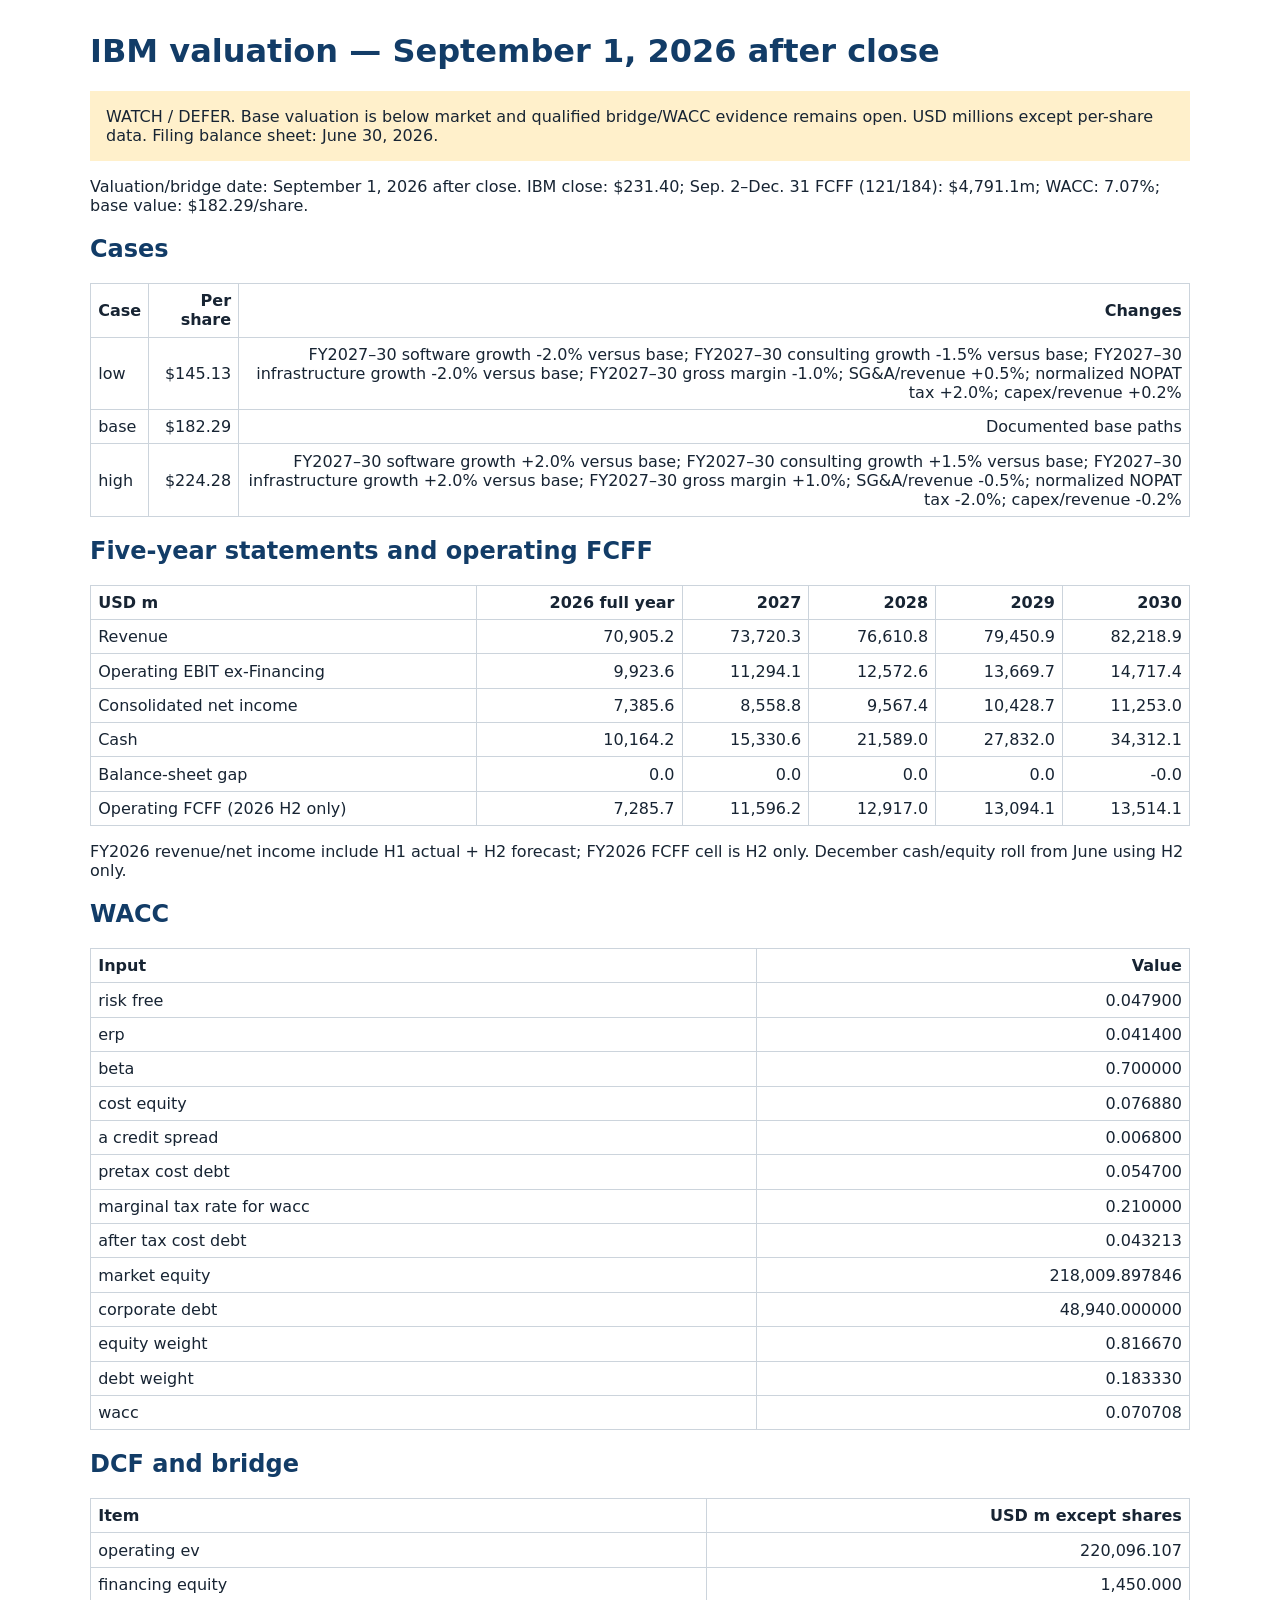
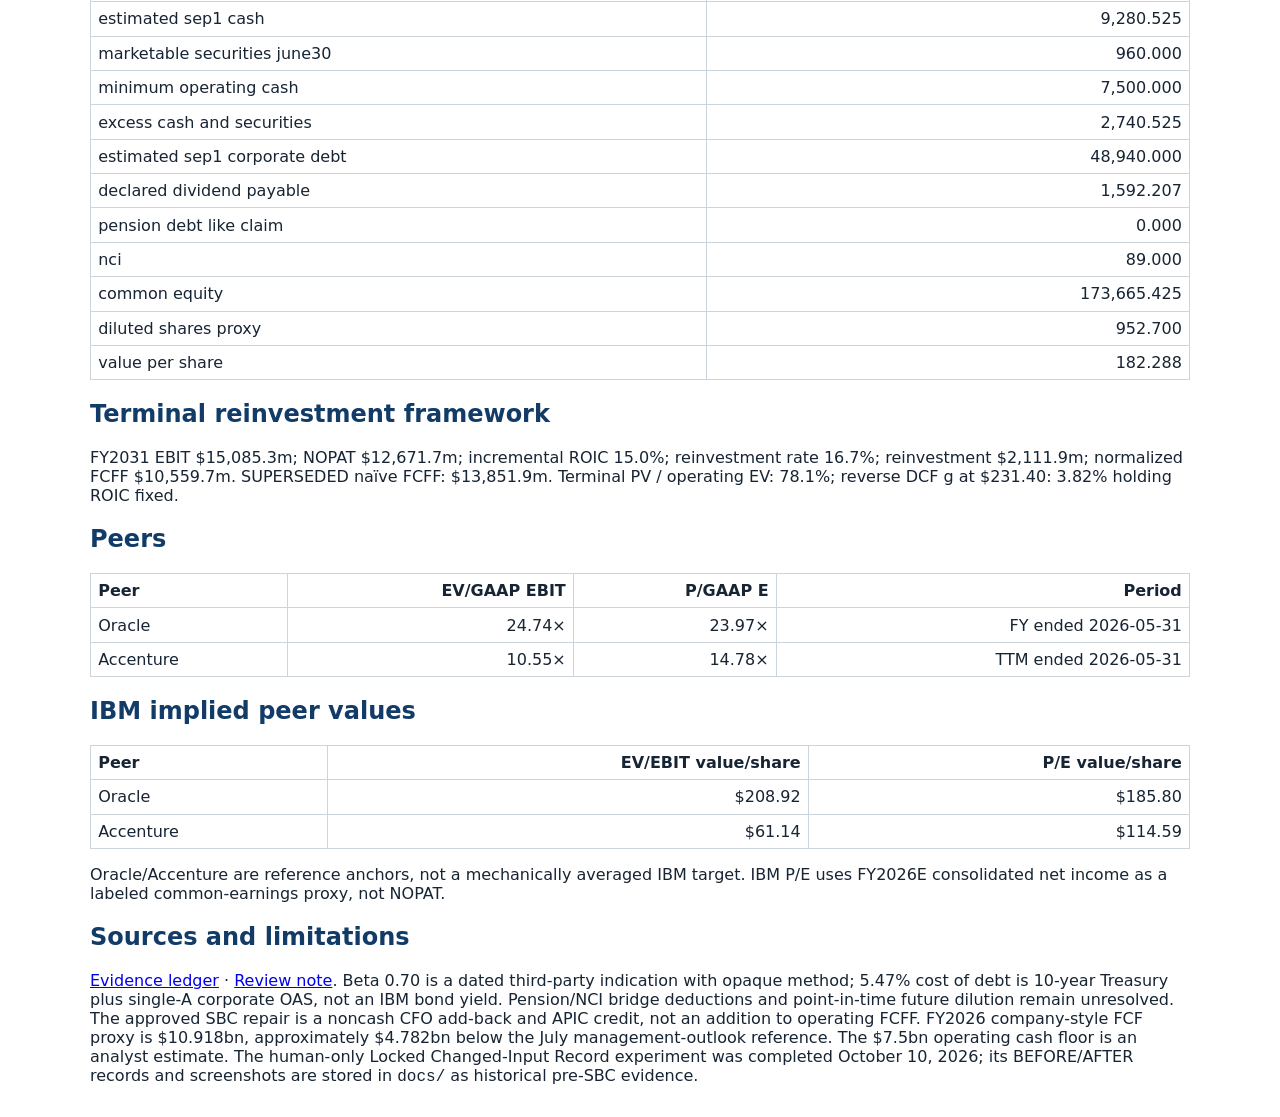
<file: output/visible-base-output.html>
<!doctype html><html lang='en'><meta charset='utf-8'><title>IBM September 1, 2026 visible output</title>
<style>body{font:16px system-ui;max-width:1100px;margin:2rem auto;color:#172433}table{border-collapse:collapse;width:100%;margin:1rem 0}td,th{border:1px solid #ccd4dc;padding:.45rem;text-align:right}th:first-child,td:first-child{text-align:left}h1,h2{color:#123c67}.flag{background:#fff0cb;padding:1rem}</style>
<h1>IBM valuation — September 1, 2026 after close</h1><p class='flag'>WATCH / DEFER. Base valuation is below market and qualified bridge/WACC evidence remains open. USD millions except per-share data. Filing balance sheet: June 30, 2026.</p>
<p>Valuation/bridge date: September 1, 2026 after close. IBM close: $231.40; Sep. 2–Dec. 31 FCFF (121/184): $4,791.1m; WACC: 7.07%; base value: $182.29/share.</p>
<h2>Cases</h2><table><tr><th>Case</th><th>Per share</th><th>Changes</th></tr>
<tr><td>low</td><td>$145.13</td><td>FY2027–30 software growth -2.0% versus base; FY2027–30 consulting growth -1.5% versus base; FY2027–30 infrastructure growth -2.0% versus base; FY2027–30 gross margin -1.0%; SG&amp;A/revenue +0.5%; normalized NOPAT tax +2.0%; capex/revenue +0.2%</td></tr>
<tr><td>base</td><td>$182.29</td><td>Documented base paths</td></tr>
<tr><td>high</td><td>$224.28</td><td>FY2027–30 software growth +2.0% versus base; FY2027–30 consulting growth +1.5% versus base; FY2027–30 infrastructure growth +2.0% versus base; FY2027–30 gross margin +1.0%; SG&amp;A/revenue -0.5%; normalized NOPAT tax -2.0%; capex/revenue -0.2%</td></tr>
</table><h2>Five-year statements and operating FCFF</h2><table><tr><th>USD m</th><th>2026 full year</th><th>2027</th><th>2028</th><th>2029</th><th>2030</th></tr>
<tr><td>Revenue</td><td>70,905.2</td><td>73,720.3</td><td>76,610.8</td><td>79,450.9</td><td>82,218.9</td></tr>
<tr><td>Operating EBIT ex-Financing</td><td>9,923.6</td><td>11,294.1</td><td>12,572.6</td><td>13,669.7</td><td>14,717.4</td></tr>
<tr><td>Consolidated net income</td><td>7,385.6</td><td>8,558.8</td><td>9,567.4</td><td>10,428.7</td><td>11,253.0</td></tr>
<tr><td>Cash</td><td>10,164.2</td><td>15,330.6</td><td>21,589.0</td><td>27,832.0</td><td>34,312.1</td></tr>
<tr><td>Balance-sheet gap</td><td>0.0</td><td>0.0</td><td>0.0</td><td>0.0</td><td>-0.0</td></tr>
<tr><td>Operating FCFF (2026 H2 only)</td><td>7,285.7</td><td>11,596.2</td><td>12,917.0</td><td>13,094.1</td><td>13,514.1</td></tr>
</table><p>FY2026 revenue/net income include H1 actual + H2 forecast; FY2026 FCFF cell is H2 only. December cash/equity roll from June using H2 only.</p>
<h2>WACC</h2><table><tr><th>Input</th><th>Value</th></tr>
<tr><td>risk free</td><td>0.047900</td></tr>
<tr><td>erp</td><td>0.041400</td></tr>
<tr><td>beta</td><td>0.700000</td></tr>
<tr><td>cost equity</td><td>0.076880</td></tr>
<tr><td>a credit spread</td><td>0.006800</td></tr>
<tr><td>pretax cost debt</td><td>0.054700</td></tr>
<tr><td>marginal tax rate for wacc</td><td>0.210000</td></tr>
<tr><td>after tax cost debt</td><td>0.043213</td></tr>
<tr><td>market equity</td><td>218,009.897846</td></tr>
<tr><td>corporate debt</td><td>48,940.000000</td></tr>
<tr><td>equity weight</td><td>0.816670</td></tr>
<tr><td>debt weight</td><td>0.183330</td></tr>
<tr><td>wacc</td><td>0.070708</td></tr>
</table><h2>DCF and bridge</h2><table><tr><th>Item</th><th>USD m except shares</th></tr>
<tr><td>operating ev</td><td>220,096.107</td></tr>
<tr><td>financing equity</td><td>1,450.000</td></tr>
<tr><td>estimated sep1 cash</td><td>9,280.525</td></tr>
<tr><td>marketable securities june30</td><td>960.000</td></tr>
<tr><td>minimum operating cash</td><td>7,500.000</td></tr>
<tr><td>excess cash and securities</td><td>2,740.525</td></tr>
<tr><td>estimated sep1 corporate debt</td><td>48,940.000</td></tr>
<tr><td>declared dividend payable</td><td>1,592.207</td></tr>
<tr><td>pension debt like claim</td><td>0.000</td></tr>
<tr><td>nci</td><td>89.000</td></tr>
<tr><td>common equity</td><td>173,665.425</td></tr>
<tr><td>diluted shares proxy</td><td>952.700</td></tr>
<tr><td>value per share</td><td>182.288</td></tr>
</table><h2>Terminal reinvestment framework</h2><p>FY2031 EBIT $15,085.3m; NOPAT $12,671.7m; incremental ROIC 15.0%; reinvestment rate 16.7%; reinvestment $2,111.9m; normalized FCFF $10,559.7m. SUPERSEDED naïve FCFF: $13,851.9m. Terminal PV / operating EV: 78.1%; reverse DCF g at $231.40: 3.82% holding ROIC fixed.</p>
<h2>Peers</h2><table><tr><th>Peer</th><th>EV/GAAP EBIT</th><th>P/GAAP E</th><th>Period</th></tr>
<tr><td>Oracle</td><td>24.74×</td><td>23.97×</td><td>FY ended 2026-05-31</td></tr>
<tr><td>Accenture</td><td>10.55×</td><td>14.78×</td><td>TTM ended 2026-05-31</td></tr>
</table><h2>IBM implied peer values</h2><table><tr><th>Peer</th><th>EV/EBIT value/share</th><th>P/E value/share</th></tr>
<tr><td>Oracle</td><td>$208.92</td><td>$185.80</td></tr>
<tr><td>Accenture</td><td>$61.14</td><td>$114.59</td></tr>
</table><p>Oracle/Accenture are reference anchors, not a mechanically averaged IBM target. IBM P/E uses FY2026E consolidated net income as a labeled common-earnings proxy, not NOPAT.</p>
<h2>Sources and limitations</h2><p><a href='../evidence-ledger.md'>Evidence ledger</a> · <a href='../docs/phase4-5-review.md'>Review note</a>. Beta 0.70 is a dated third-party indication with opaque method; 5.47% cost of debt is 10-year Treasury plus single-A corporate OAS, not an IBM bond yield. Pension/NCI bridge deductions and point-in-time future dilution remain unresolved. The approved SBC repair is a noncash CFO add-back and APIC credit, not an addition to operating FCFF. FY2026 company-style FCF proxy is $10.918bn, approximately $4.782bn below the July management-outlook reference. The $7.5bn operating cash floor is an analyst estimate. The human-only Locked Changed-Input Record experiment was completed October 10, 2026; its BEFORE/AFTER records and screenshots are stored in <code>docs/</code> as historical pre-SBC evidence.</p></html>
</file>
